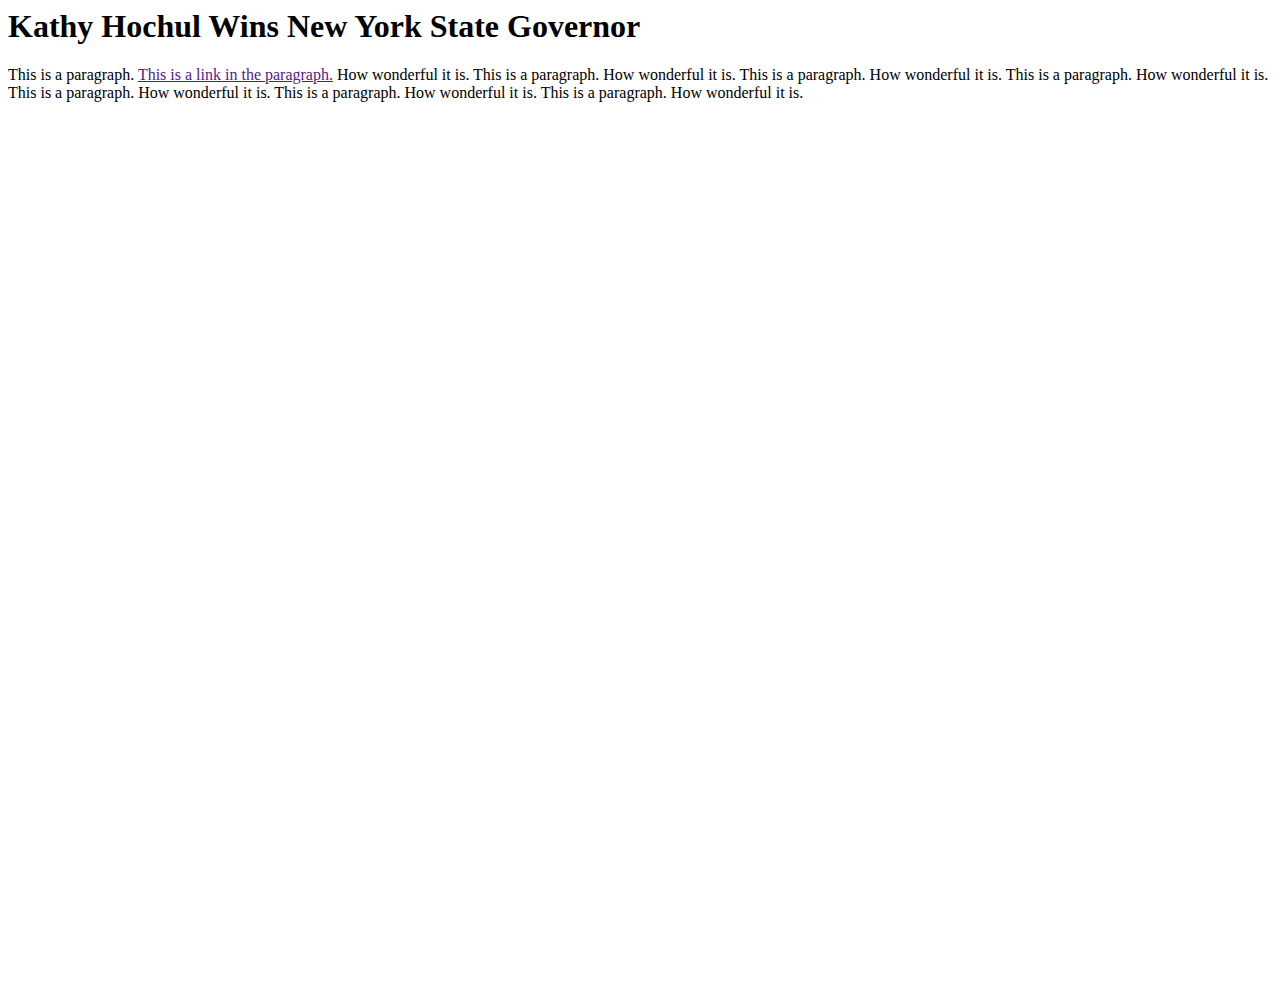
<file: index.html>
<html>

    <head>
        <title>Tippypenhin's home page</title>

    </head>

    <body>

        <h1>Kathy Hochul Wins New York State Governor</h1>

        <h2></h2>

        <p>This is a paragraph. <a href="">This is a link in the paragraph.</a>
            
            How wonderful it is. This is a paragraph. How wonderful it is. This is a paragraph. How wonderful it is. This is a paragraph. How wonderful it is. This is a paragraph. How wonderful it is. This is a paragraph. How wonderful it is. This is a paragraph. How wonderful it is. </p>

        <iframe title="2022 New York State Governor's Race" aria-label="Map" id="datawrapper-chart-9NVpt" src="https://datawrapper.dwcdn.net/9NVpt/1/" scrolling="no" frameborder="0" style="width: 0; min-width: 100% !important; border: none;" height="554" data-external="1"></iframe><script type="text/javascript">!function(){"use strict";window.addEventListener("message",(function(a){if(void 0!==a.data["datawrapper-height"]){var e=document.querySelectorAll("iframe");for(var t in a.data["datawrapper-height"])for(var r=0;r<e.length;r++)if(e[r].contentWindow===a.source){var i=a.data["datawrapper-height"][t]+"px";e[r].style.height=i}}}))}();
        </script>


<iframe title="Cool Spots in L.A." aria-label="Locator maps" id="datawrapper-chart-h8Egc" src="https://datawrapper.dwcdn.net/h8Egc/1/" scrolling="no" frameborder="0" style="width: 0; min-width: 100% !important; border: none;" height="324" data-external="1"></iframe><script type="text/javascript">!function(){"use strict";window.addEventListener("message",(function(a){if(void 0!==a.data["datawrapper-height"]){var e=document.querySelectorAll("iframe");for(var t in a.data["datawrapper-height"])for(var r=0;r<e.length;r++)if(e[r].contentWindow===a.source){var i=a.data["datawrapper-height"][t]+"px";e[r].style.height=i}}}))}();
</script>


    </body>

</html>
</file>
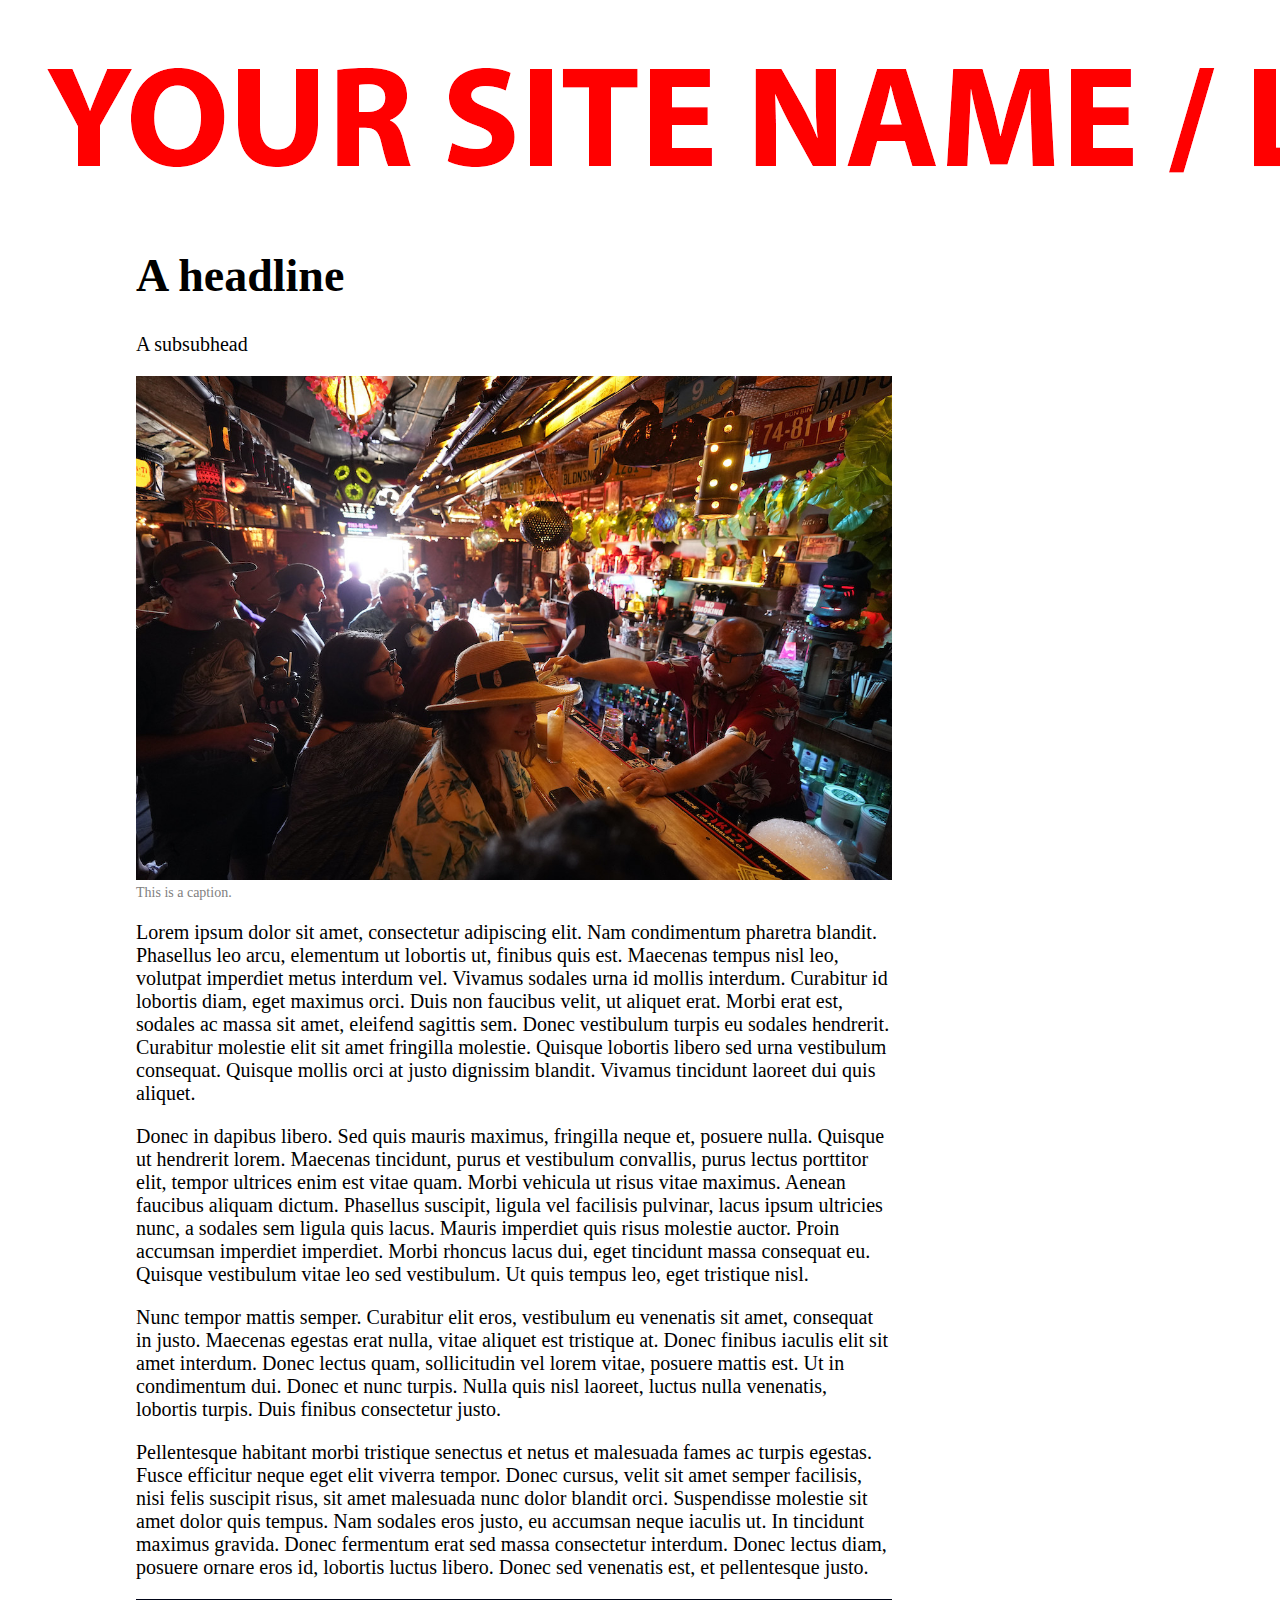
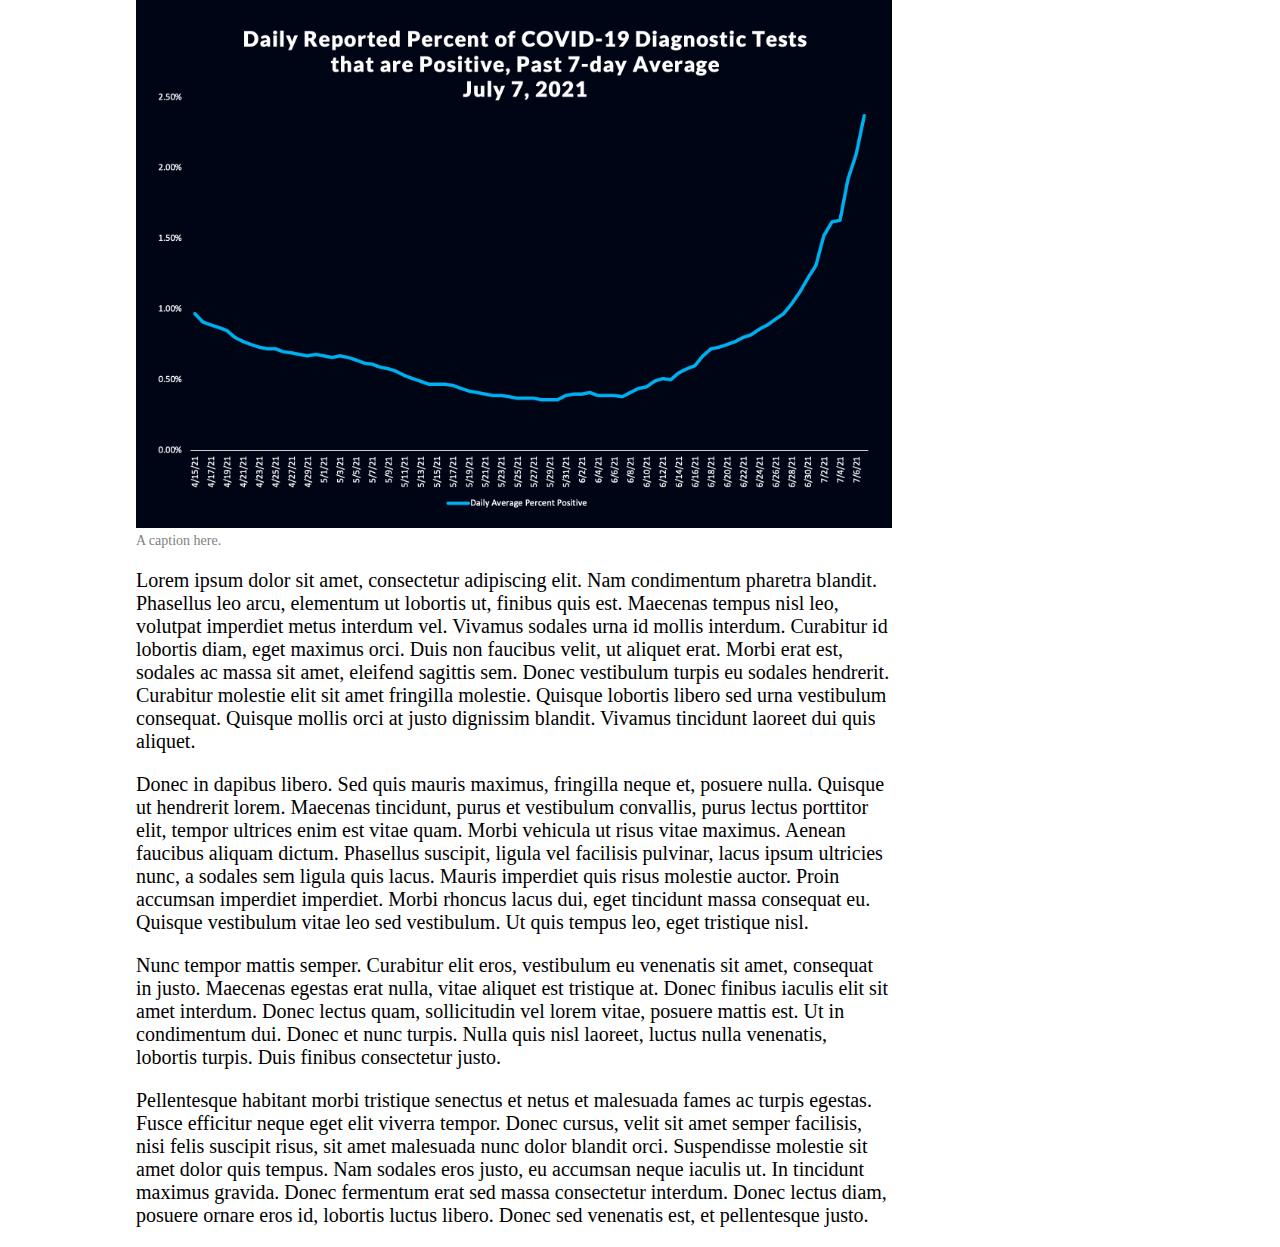
<file: assignment10_pacheco/index.html>
<html>
  <head>
  
    <link href="https://cdn.jsdelivr.net/npm/bootstrap@5.3.2/dist/css/bootstrap.min.css" rel="stylesheet" integrity="sha384-T3c6CoIi6uLrA9TneNEoa7RxnatzjcDSCmG1MXxSR1GAsXEV/Dwwykc2MPK8M2HN" crossorigin="anonymous">
    <link rel="stylesheet" href="main.css">
    <title></title>
  </head>

  <body>

    <div>

        <img class="img-fluid" src="images/logo_placeholder.png" alt="Logo">

        <!-- Replace the image above with your own logo from Iconmonstr.com -->

        <!-- Try adding a Navbar from Getbootstrap.com -->


    </div>

    <article>
 
        <h1>A headline</h1>
        <p>A subsubhead</p>

      <img class="story_image" src="images/img1.jpg" alt="">
      <p class="caption">This is a caption.</p>

      <p>Lorem ipsum dolor sit amet, consectetur adipiscing elit. Nam condimentum pharetra blandit. Phasellus leo arcu, elementum ut lobortis ut, finibus quis est. Maecenas tempus nisl leo, volutpat imperdiet metus interdum vel. Vivamus sodales urna id mollis interdum. Curabitur id lobortis diam, eget maximus orci. Duis non faucibus velit, ut aliquet erat. Morbi erat est, sodales ac massa sit amet, eleifend sagittis sem. Donec vestibulum turpis eu sodales hendrerit. Curabitur molestie elit sit amet fringilla molestie. Quisque lobortis libero sed urna vestibulum consequat. Quisque mollis orci at justo dignissim blandit. Vivamus tincidunt laoreet dui quis aliquet.</p>

      <p>Donec in dapibus libero. Sed quis mauris maximus, fringilla neque et, posuere nulla. Quisque ut hendrerit lorem. Maecenas tincidunt, purus et vestibulum convallis, purus lectus porttitor elit, tempor ultrices enim est vitae quam. Morbi vehicula ut risus vitae maximus. Aenean faucibus aliquam dictum. Phasellus suscipit, ligula vel facilisis pulvinar, lacus ipsum ultricies nunc, a sodales sem ligula quis lacus. Mauris imperdiet quis risus molestie auctor. Proin accumsan imperdiet imperdiet. Morbi rhoncus lacus dui, eget tincidunt massa consequat eu. Quisque vestibulum vitae leo sed vestibulum. Ut quis tempus leo, eget tristique nisl.</p>

      <p>Nunc tempor mattis semper. Curabitur elit eros, vestibulum eu venenatis sit amet, consequat in justo. Maecenas egestas erat nulla, vitae aliquet est tristique at. Donec finibus iaculis elit sit amet interdum. Donec lectus quam, sollicitudin vel lorem vitae, posuere mattis est. Ut in condimentum dui. Donec et nunc turpis. Nulla quis nisl laoreet, luctus nulla venenatis, lobortis turpis. Duis finibus consectetur justo.</p>

      <p>Pellentesque habitant morbi tristique senectus et netus et malesuada fames ac turpis egestas. Fusce efficitur neque eget elit viverra tempor. Donec cursus, velit sit amet semper facilisis, nisi felis suscipit risus, sit amet malesuada nunc dolor blandit orci. Suspendisse molestie sit amet dolor quis tempus. Nam sodales eros justo, eu accumsan neque iaculis ut. In tincidunt maximus gravida. Donec fermentum erat sed massa consectetur interdum. Donec lectus diam, posuere ornare eros id, lobortis luctus libero. Donec sed venenatis est, et pellentesque justo.</p>

      <img class="story_image" src="images/img2.png" alt="">
      <p class="caption">A caption here.</p>

      <p>Lorem ipsum dolor sit amet, consectetur adipiscing elit. Nam condimentum pharetra blandit. Phasellus leo arcu, elementum ut lobortis ut, finibus quis est. Maecenas tempus nisl leo, volutpat imperdiet metus interdum vel. Vivamus sodales urna id mollis interdum. Curabitur id lobortis diam, eget maximus orci. Duis non faucibus velit, ut aliquet erat. Morbi erat est, sodales ac massa sit amet, eleifend sagittis sem. Donec vestibulum turpis eu sodales hendrerit. Curabitur molestie elit sit amet fringilla molestie. Quisque lobortis libero sed urna vestibulum consequat. Quisque mollis orci at justo dignissim blandit. Vivamus tincidunt laoreet dui quis aliquet.</p>

      <p>Donec in dapibus libero. Sed quis mauris maximus, fringilla neque et, posuere nulla. Quisque ut hendrerit lorem. Maecenas tincidunt, purus et vestibulum convallis, purus lectus porttitor elit, tempor ultrices enim est vitae quam. Morbi vehicula ut risus vitae maximus. Aenean faucibus aliquam dictum. Phasellus suscipit, ligula vel facilisis pulvinar, lacus ipsum ultricies nunc, a sodales sem ligula quis lacus. Mauris imperdiet quis risus molestie auctor. Proin accumsan imperdiet imperdiet. Morbi rhoncus lacus dui, eget tincidunt massa consequat eu. Quisque vestibulum vitae leo sed vestibulum. Ut quis tempus leo, eget tristique nisl.</p>

      <p>Nunc tempor mattis semper. Curabitur elit eros, vestibulum eu venenatis sit amet, consequat in justo. Maecenas egestas erat nulla, vitae aliquet est tristique at. Donec finibus iaculis elit sit amet interdum. Donec lectus quam, sollicitudin vel lorem vitae, posuere mattis est. Ut in condimentum dui. Donec et nunc turpis. Nulla quis nisl laoreet, luctus nulla venenatis, lobortis turpis. Duis finibus consectetur justo.</p>

      <p>Pellentesque habitant morbi tristique senectus et netus et malesuada fames ac turpis egestas. Fusce efficitur neque eget elit viverra tempor. Donec cursus, velit sit amet semper facilisis, nisi felis suscipit risus, sit amet malesuada nunc dolor blandit orci. Suspendisse molestie sit amet dolor quis tempus. Nam sodales eros justo, eu accumsan neque iaculis ut. In tincidunt maximus gravida. Donec fermentum erat sed massa consectetur interdum. Donec lectus diam, posuere ornare eros id, lobortis luctus libero. Donec sed venenatis est, et pellentesque justo.</p>


      <script src="https://cdn.jsdelivr.net/npm/bootstrap@5.3.2/dist/js/bootstrap.bundle.min.js" integrity="sha384-C6RzsynM9kWDrMNeT87bh95OGNyZPhcTNXj1NW7RuBCsyN/o0jlpcV8Qyq46cDfL" crossorigin="anonymous"></script>    
  
  </body>
</html>
</file>
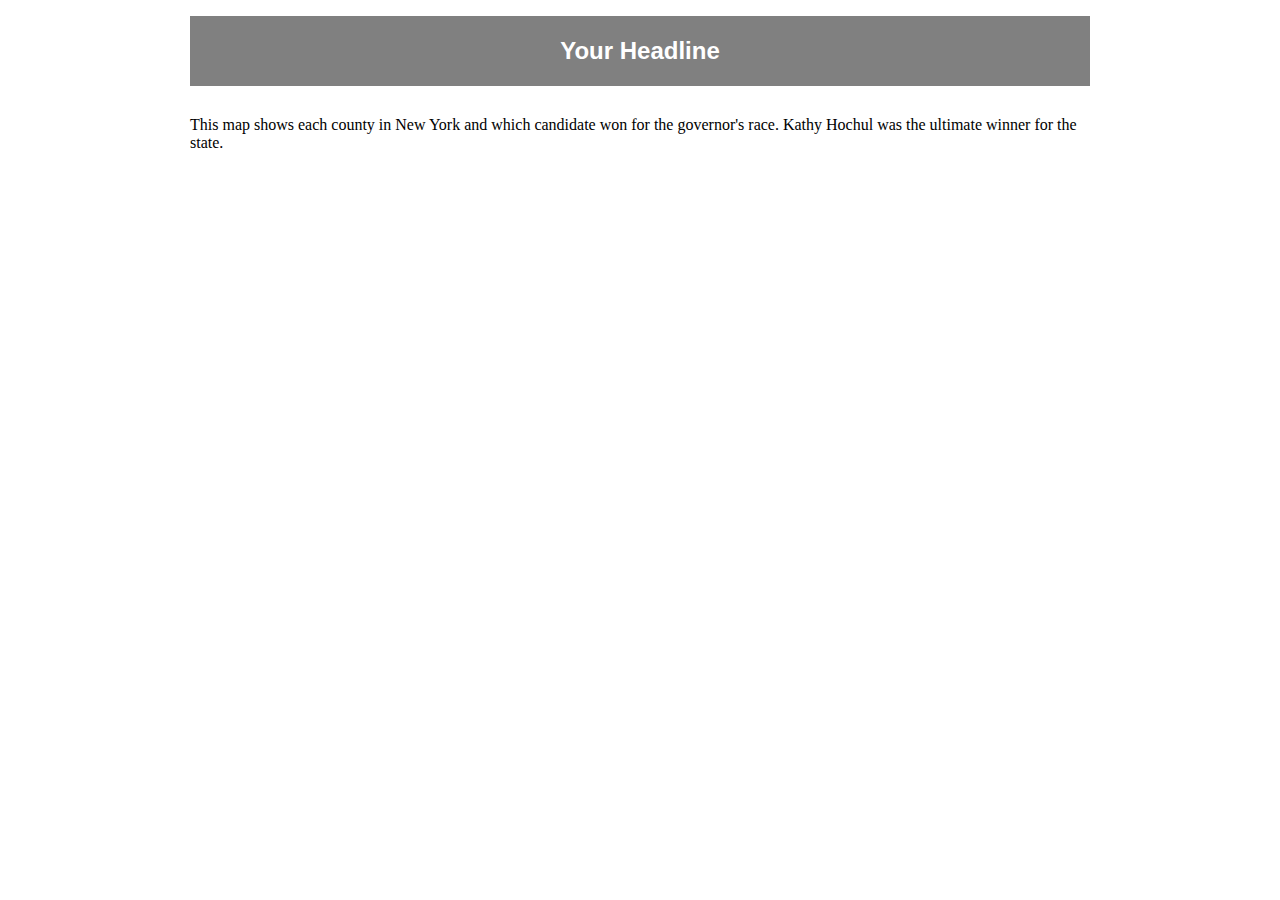
<file: assignment6/index.html>
<!DOCTYPE html>
<html lang="en">
<head>
	<meta charset="utf-8">
	<meta name="viewport" content="width=device-width, initial-scale=1">
	<title>Data Visualization Assignment #2</title>
	
	<style type="text/css"> body{max-width:900px;margin-right:auto;margin-left:auto;padding:8px}.header{background-color:gray;color:#fff;font-family:Arial,sans-serif;padding:1px;margin-bottom:30px;text-align:center}
	</style>

</head>
<body>

	<div class="header">
		<h2>Your Headline</h2>
	</div>

	<p>This map shows each county in New York and which candidate won for the governor's race. Kathy Hochul was the ultimate winner for the state.</p>

	<iframe title="2022 New York State Governor's Race" aria-label="Map" id="datawrapper-chart-9NVpt" src="https://datawrapper.dwcdn.net/9NVpt/1/" scrolling="no" frameborder="0" style="width: 0; min-width: 100% !important; border: none;" height="554" data-external="1"></iframe><script type="text/javascript">!function(){"use strict";window.addEventListener("message",(function(a){if(void 0!==a.data["datawrapper-height"]){var e=document.querySelectorAll("iframe");for(var t in a.data["datawrapper-height"])for(var r=0;r<e.length;r++)if(e[r].contentWindow===a.source){var i=a.data["datawrapper-height"][t]+"px";e[r].style.height=i}}}))}();
        </script>


</body>
</html>
</file>
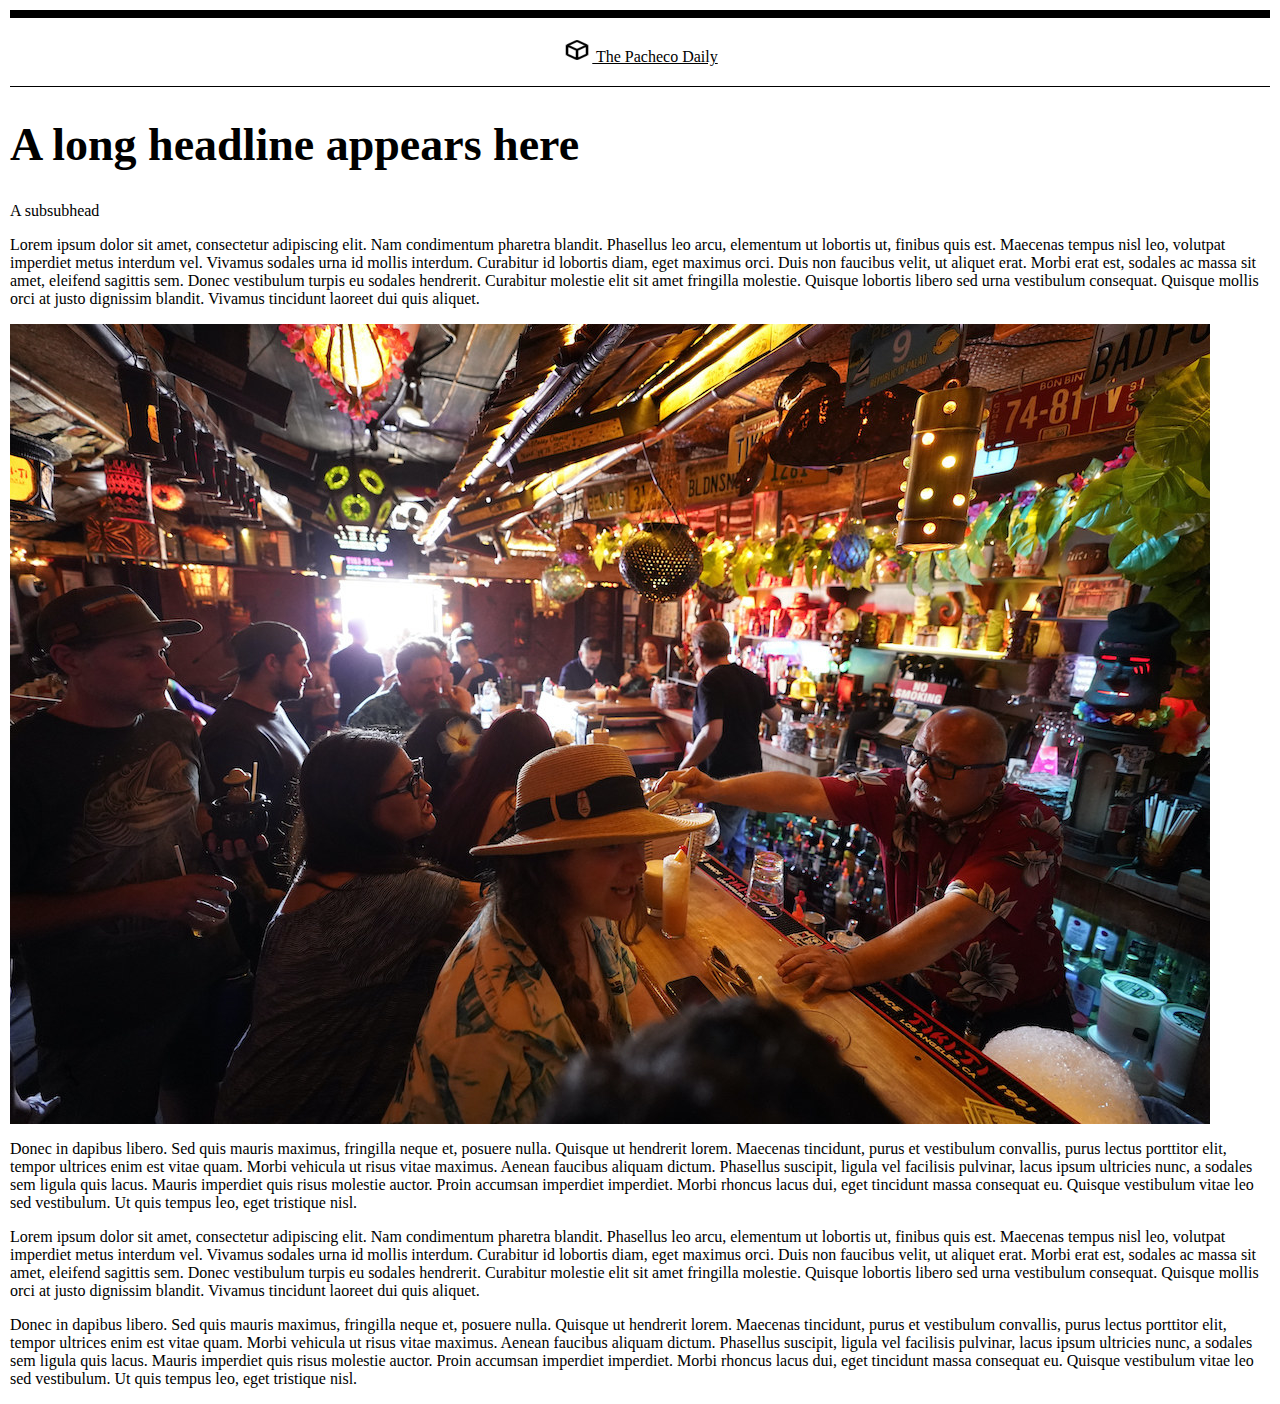
<file: pachecodaily/index.html>
<html>
  <head>
  

    <link href="https://cdn.jsdelivr.net/npm/bootstrap@5.3.2/dist/css/bootstrap.min.css" rel="stylesheet" integrity="sha384-T3c6CoIi6uLrA9TneNEoa7RxnatzjcDSCmG1MXxSR1GAsXEV/Dwwykc2MPK8M2HN" crossorigin="anonymous">

    <link rel="stylesheet" href="main.css">

    <title></title>
  </head>

  <body>

    


    <div class="container">
      <div class="row">
        <div class="col">

          <nav class="navbar bg-body-tertiary">
            <div class="container-fluid">
              <a class="navbar-brand" href="#">
                <img src="images/cube.png" alt="Logo" width="30" height="24" class="d-inline-block align-text-top">
                The Pacheco Daily
              </a>
            </div>
          </nav>

        </div>
      </div>

      <div class="row"></div>
        <div class="col">
          
          <h1>A long headline appears here</h1>

          <p>A subsubhead</p>
        
        </div>

        <div class="row">

          <div class="col-sm-6">


            <p>Lorem ipsum dolor sit amet, consectetur adipiscing elit. Nam condimentum pharetra blandit. Phasellus leo arcu, elementum ut lobortis ut, finibus quis est. Maecenas tempus nisl leo, volutpat imperdiet metus interdum vel. Vivamus sodales urna id mollis interdum. Curabitur id lobortis diam, eget maximus orci. Duis non faucibus velit, ut aliquet erat. Morbi erat est, sodales ac massa sit amet, eleifend sagittis sem. Donec vestibulum turpis eu sodales hendrerit. Curabitur molestie elit sit amet fringilla molestie. Quisque lobortis libero sed urna vestibulum consequat. Quisque mollis orci at justo dignissim blandit. Vivamus tincidunt laoreet dui quis aliquet.</p>



            
            <img src="images/img1.jpg" class="img-fluid" alt="..."><br/>
            


            <p>Donec in dapibus libero. Sed quis mauris maximus, fringilla neque et, posuere nulla. Quisque ut hendrerit lorem. Maecenas tincidunt, purus et vestibulum convallis, purus lectus porttitor elit, tempor ultrices enim est vitae quam. Morbi vehicula ut risus vitae maximus. Aenean faucibus aliquam dictum. Phasellus suscipit, ligula vel facilisis pulvinar, lacus ipsum ultricies nunc, a sodales sem ligula quis lacus. Mauris imperdiet quis risus molestie auctor. Proin accumsan imperdiet imperdiet. Morbi rhoncus lacus dui, eget tincidunt massa consequat eu. Quisque vestibulum vitae leo sed vestibulum. Ut quis tempus leo, eget tristique nisl.</p>


          </div>

          <div class="col-sm-6">


            <p>Lorem ipsum dolor sit amet, consectetur adipiscing elit. Nam condimentum pharetra blandit. Phasellus leo arcu, elementum ut lobortis ut, finibus quis est. Maecenas tempus nisl leo, volutpat imperdiet metus interdum vel. Vivamus sodales urna id mollis interdum. Curabitur id lobortis diam, eget maximus orci. Duis non faucibus velit, ut aliquet erat. Morbi erat est, sodales ac massa sit amet, eleifend sagittis sem. Donec vestibulum turpis eu sodales hendrerit. Curabitur molestie elit sit amet fringilla molestie. Quisque lobortis libero sed urna vestibulum consequat. Quisque mollis orci at justo dignissim blandit. Vivamus tincidunt laoreet dui quis aliquet.</p>

         
            <p>Donec in dapibus libero. Sed quis mauris maximus, fringilla neque et, posuere nulla. Quisque ut hendrerit lorem. Maecenas tincidunt, purus et vestibulum convallis, purus lectus porttitor elit, tempor ultrices enim est vitae quam. Morbi vehicula ut risus vitae maximus. Aenean faucibus aliquam dictum. Phasellus suscipit, ligula vel facilisis pulvinar, lacus ipsum ultricies nunc, a sodales sem ligula quis lacus. Mauris imperdiet quis risus molestie auctor. Proin accumsan imperdiet imperdiet. Morbi rhoncus lacus dui, eget tincidunt massa consequat eu. Quisque vestibulum vitae leo sed vestibulum. Ut quis tempus leo, eget tristique nisl.</p>
        
          </div>
     
        </div>
    
      </div>





 


      <script src="https://cdn.jsdelivr.net/npm/bootstrap@5.3.2/dist/js/bootstrap.bundle.min.js" integrity="sha384-C6RzsynM9kWDrMNeT87bh95OGNyZPhcTNXj1NW7RuBCsyN/o0jlpcV8Qyq46cDfL" crossorigin="anonymous"></script>  
  
  </body>
</html>
</file>
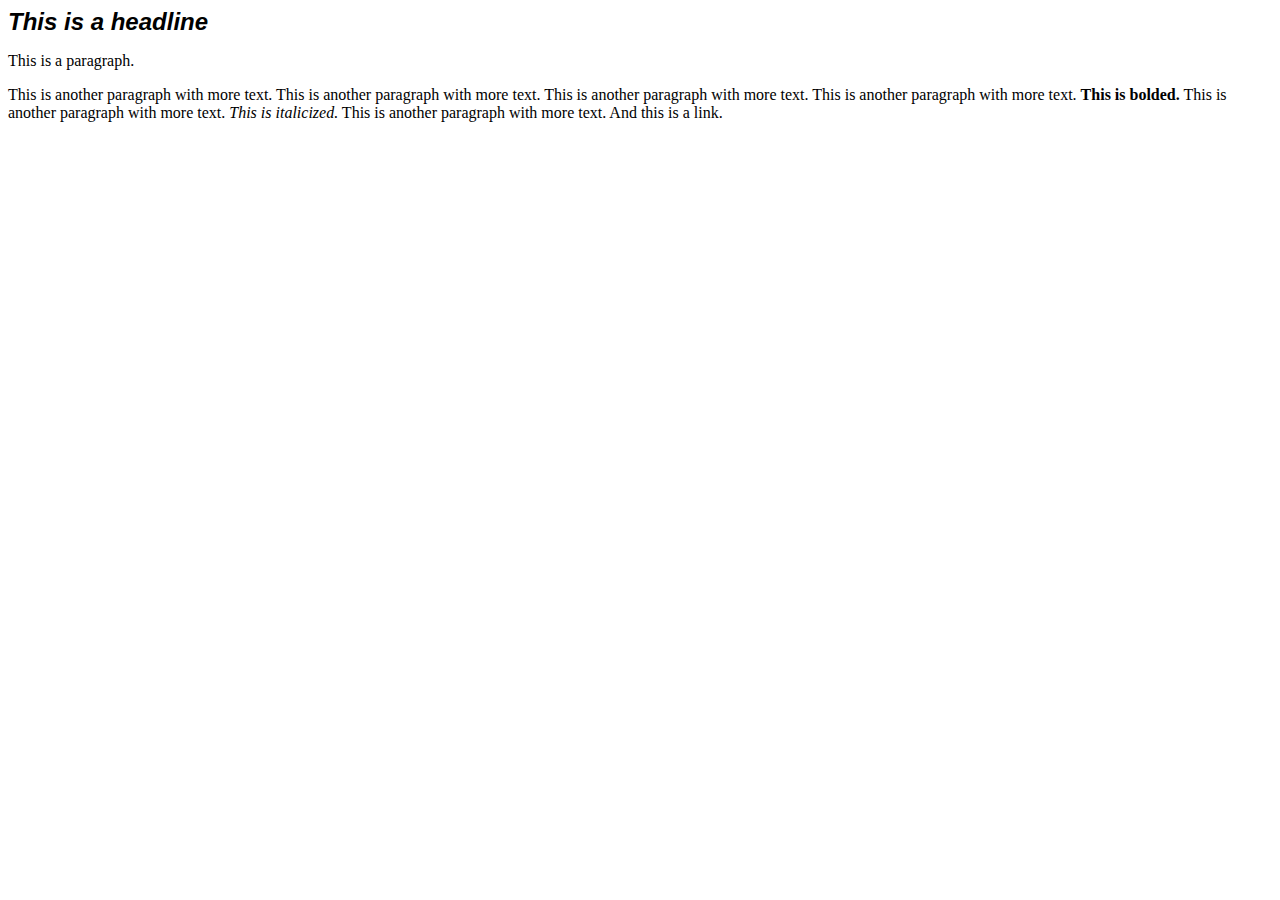
<file: simplewebpage/index.html>
<html>
    <head>
        <title>This is a web page</title>

        <link rel="stylesheet" href="main.css">
      
    </head>

    <body>
        <h1>This is a headline</h1>

        <p>This is a paragraph.</p>

        <P>This is another paragraph with more text. This is another paragraph with more text. This is another paragraph with more text. This is another paragraph with more text. <b>This is bolded.</b> This is another paragraph with more text. <i>This is italicized.</i> This is another paragraph with more text. And <a href="https://newhouse.syr.edu"></a>this is a link.</a> </P>


    </body>
</html>
</file>
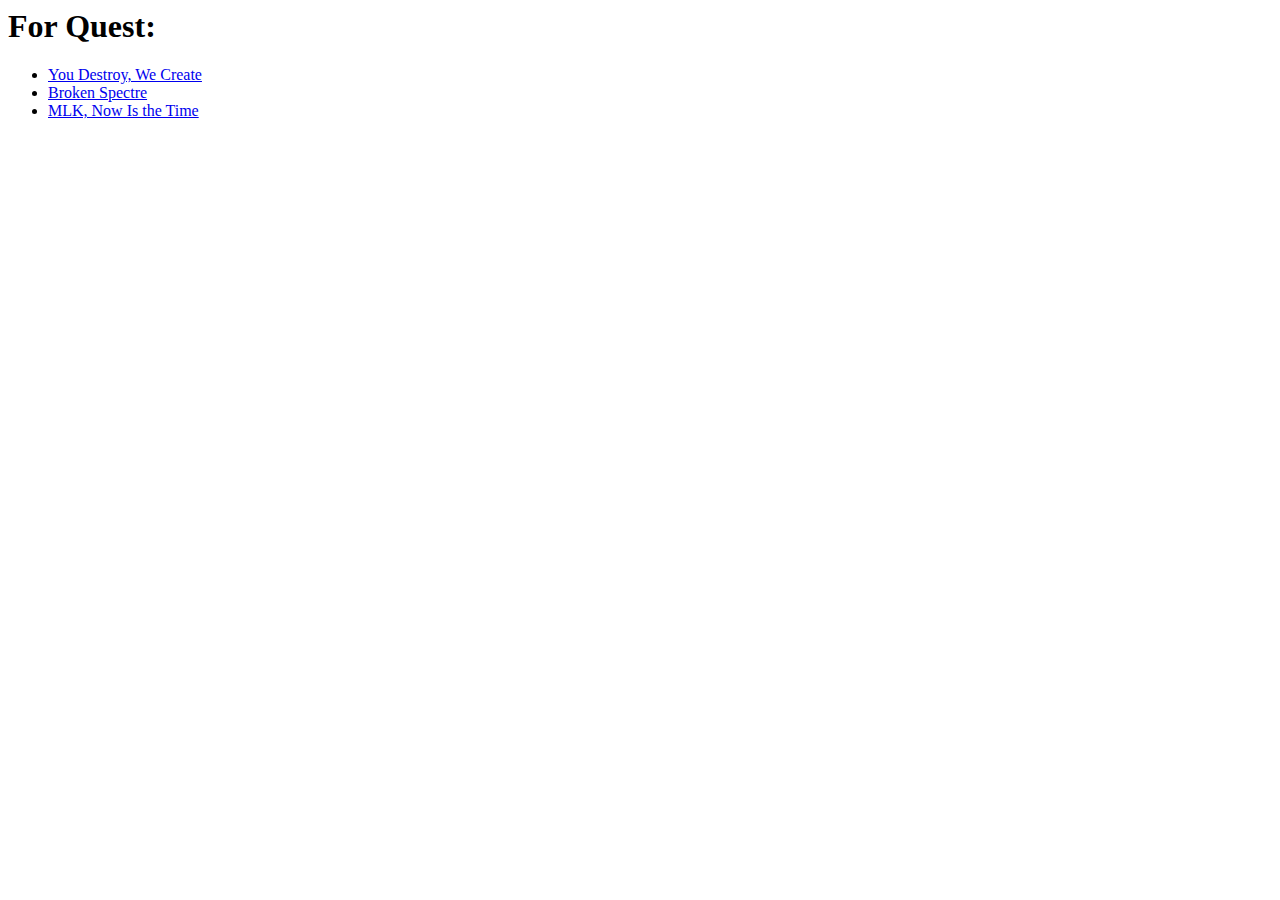
<file: peabodies.html>
<html>
<head>
  <body>
    <h1>For Quest:</h1>


      <ul>
        
        <li><a href="https://www.oculus.com/experiences/media/1312735029529063/">You Destroy, We Create</a> </li>

        <li><a href="https://www.meta.com/experiences/9151664321518176/">Broken Spectre</a></li>

        <li><A HREF="https://www.meta.com/experiences/4790561384366997/">MLK, Now Is the Time</A></li>

      </ul>
    
    
  </body>
</head>
  
</html>
</file>
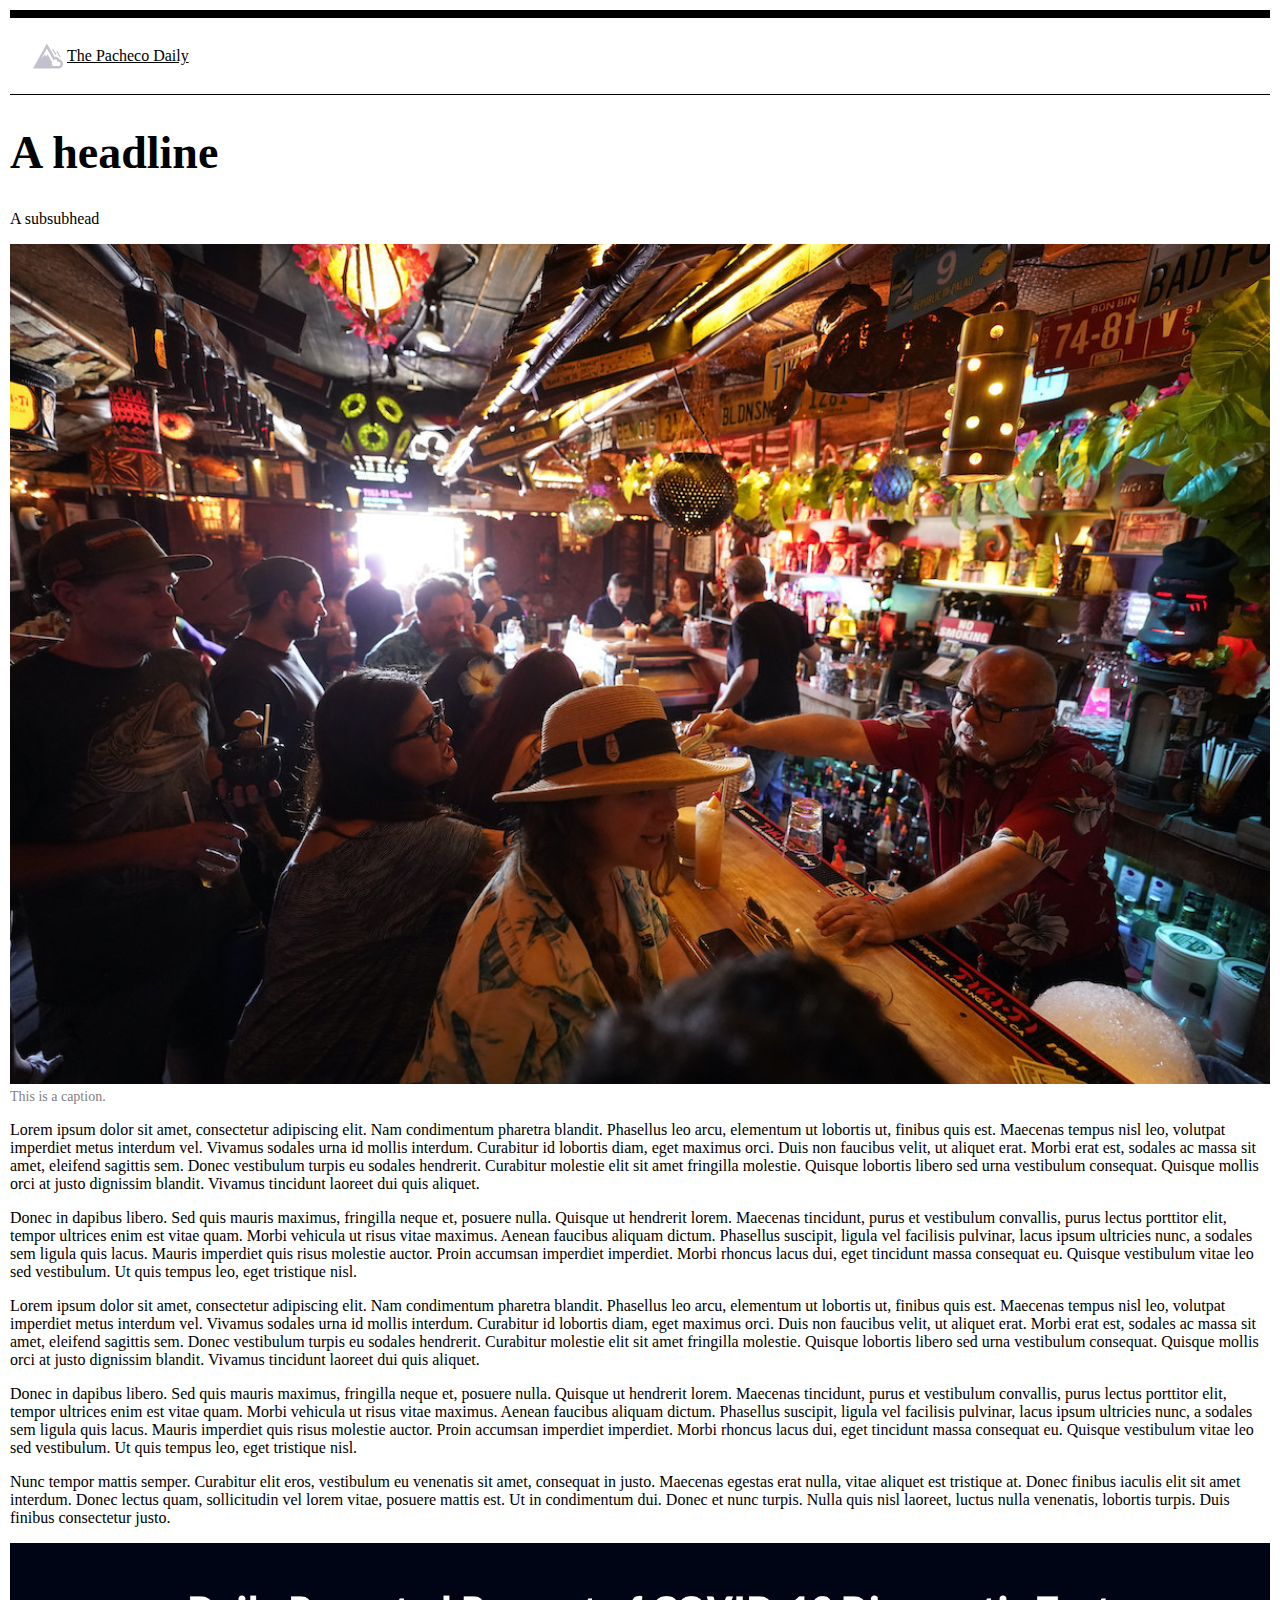
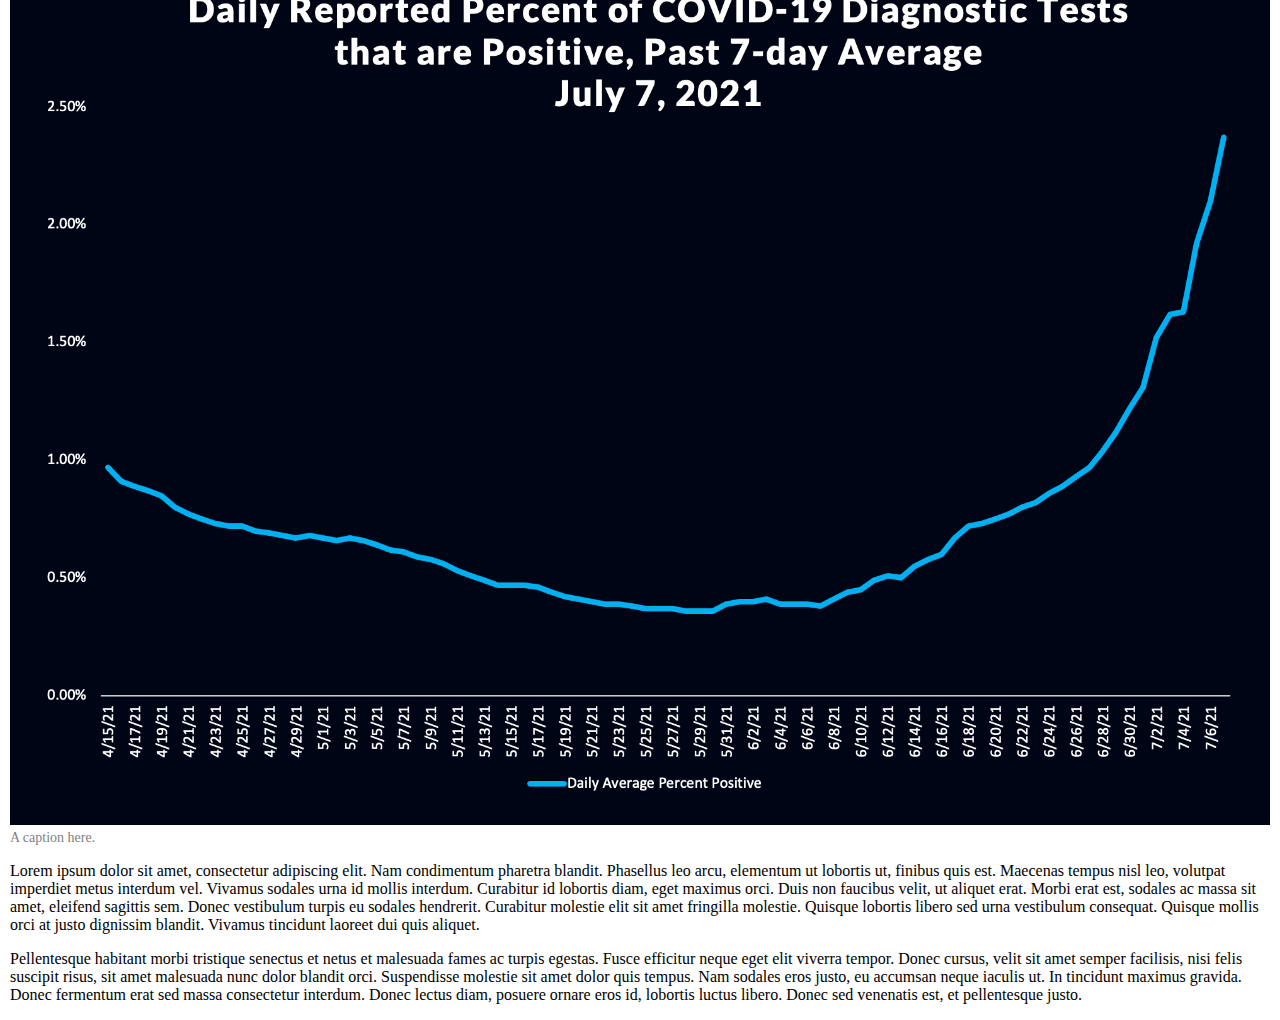
<file: assignment10_pacheco/index_layout responsive.html>
<html>
  <head>
  
    <link href="https://cdn.jsdelivr.net/npm/bootstrap@5.3.2/dist/css/bootstrap.min.css" rel="stylesheet" integrity="sha384-T3c6CoIi6uLrA9TneNEoa7RxnatzjcDSCmG1MXxSR1GAsXEV/Dwwykc2MPK8M2HN" crossorigin="anonymous">
    <link rel="stylesheet" href="main.css">
    <title></title>
  </head>

  <body>

    <div>

        

        <nav class="navbar bg-dark border-bottom border-body" data-bs-theme="dark">
            <div class="container-fluid">
                
                <table>
                    <tr>
                        <td><img class="img-fluid" src="images/mountain_gray.svg" width="30"/></td>
                        
                        <td><a class="navbar-brand" href="#">The Pacheco Daily</a></td>
                    </tr>
                </table>

                


                
                
              </div>
          </nav>


    </div>



    <div class="container">  
        
        <div class="row>    
            <div class="col">

                <h1>A headline</h1>
                <p>A subsubhead</p>

            </div>

        </div>  
        
        <div class="col">

            <div class="row">



                <div class="col-sm-6">
                
                   
                    <div class="row">
                        <img class="story_image" src="images/img1.jpg" alt="">
                        <p class="caption">This is a caption.</p>
                    </div>

                    <div class="row">

                        <p>Lorem ipsum dolor sit amet, consectetur adipiscing elit. Nam condimentum pharetra blandit. Phasellus leo arcu, elementum ut lobortis ut, finibus quis est. Maecenas tempus nisl leo, volutpat imperdiet metus interdum vel. Vivamus sodales urna id mollis interdum. Curabitur id lobortis diam, eget maximus orci. Duis non faucibus velit, ut aliquet erat. Morbi erat est, sodales ac massa sit amet, eleifend sagittis sem. Donec vestibulum turpis eu sodales hendrerit. Curabitur molestie elit sit amet fringilla molestie. Quisque lobortis libero sed urna vestibulum consequat. Quisque mollis orci at justo dignissim blandit. Vivamus tincidunt laoreet dui quis aliquet.</p>

      
                
                        <p>Donec in dapibus libero. Sed quis mauris maximus, fringilla neque et, posuere nulla. Quisque ut hendrerit lorem. Maecenas tincidunt, purus et vestibulum convallis, purus lectus porttitor elit, tempor ultrices enim est vitae quam. Morbi vehicula ut risus vitae maximus. Aenean faucibus aliquam dictum. Phasellus suscipit, ligula vel facilisis pulvinar, lacus ipsum ultricies nunc, a sodales sem ligula quis lacus. Mauris imperdiet quis risus molestie auctor. Proin accumsan imperdiet imperdiet. Morbi rhoncus lacus dui, eget tincidunt massa consequat eu. Quisque vestibulum vitae leo sed vestibulum. Ut quis tempus leo, eget tristique nisl.</p>

                        <p>Lorem ipsum dolor sit amet, consectetur adipiscing elit. Nam condimentum pharetra blandit. Phasellus leo arcu, elementum ut lobortis ut, finibus quis est. Maecenas tempus nisl leo, volutpat imperdiet metus interdum vel. Vivamus sodales urna id mollis interdum. Curabitur id lobortis diam, eget maximus orci. Duis non faucibus velit, ut aliquet erat. Morbi erat est, sodales ac massa sit amet, eleifend sagittis sem. Donec vestibulum turpis eu sodales hendrerit. Curabitur molestie elit sit amet fringilla molestie. Quisque lobortis libero sed urna vestibulum consequat. Quisque mollis orci at justo dignissim blandit. Vivamus tincidunt laoreet dui quis aliquet.</p>

                    </div>
                   
                </div>

                <div class="col-sm-6">
                    <div class="row">

                        <p>Donec in dapibus libero. Sed quis mauris maximus, fringilla neque et, posuere nulla. Quisque ut hendrerit lorem. Maecenas tincidunt, purus et vestibulum convallis, purus lectus porttitor elit, tempor ultrices enim est vitae quam. Morbi vehicula ut risus vitae maximus. Aenean faucibus aliquam dictum. Phasellus suscipit, ligula vel facilisis pulvinar, lacus ipsum ultricies nunc, a sodales sem ligula quis lacus. Mauris imperdiet quis risus molestie auctor. Proin accumsan imperdiet imperdiet. Morbi rhoncus lacus dui, eget tincidunt massa consequat eu. Quisque vestibulum vitae leo sed vestibulum. Ut quis tempus leo, eget tristique nisl.</p>

      
                
                        <p>Nunc tempor mattis semper. Curabitur elit eros, vestibulum eu venenatis sit amet, consequat in justo. Maecenas egestas erat nulla, vitae aliquet est tristique at. Donec finibus iaculis elit sit amet interdum. Donec lectus quam, sollicitudin vel lorem vitae, posuere mattis est. Ut in condimentum dui. Donec et nunc turpis. Nulla quis nisl laoreet, luctus nulla venenatis, lobortis turpis. Duis finibus consectetur justo.</p>

                        <img class="story_image" src="images/img2.png" alt="">
      
                
                        <p class="caption">A caption here.</p>

      
                
                        <p>Lorem ipsum dolor sit amet, consectetur adipiscing elit. Nam condimentum pharetra blandit. Phasellus leo arcu, elementum ut lobortis ut, finibus quis est. Maecenas tempus nisl leo, volutpat imperdiet metus interdum vel. Vivamus sodales urna id mollis interdum. Curabitur id lobortis diam, eget maximus orci. Duis non faucibus velit, ut aliquet erat. Morbi erat est, sodales ac massa sit amet, eleifend sagittis sem. Donec vestibulum turpis eu sodales hendrerit. Curabitur molestie elit sit amet fringilla molestie. Quisque lobortis libero sed urna vestibulum consequat. Quisque mollis orci at justo dignissim blandit. Vivamus tincidunt laoreet dui quis aliquet.</p>

      
                
                        <p>Pellentesque habitant morbi tristique senectus et netus et malesuada fames ac turpis egestas. Fusce efficitur neque eget elit viverra tempor. Donec cursus, velit sit amet semper facilisis, nisi felis suscipit risus, sit amet malesuada nunc dolor blandit orci. Suspendisse molestie sit amet dolor quis tempus. Nam sodales eros justo, eu accumsan neque iaculis ut. In tincidunt maximus gravida. Donec fermentum erat sed massa consectetur interdum. Donec lectus diam, posuere ornare eros id, lobortis luctus libero. Donec sed venenatis est, et pellentesque justo.</p>

                    </div>
                </div>

            </div>

                

                


                

      
                

      
                


                </div>
            </div>
        </div>


      <script src="https://cdn.jsdelivr.net/npm/bootstrap@5.3.2/dist/js/bootstrap.bundle.min.js" integrity="sha384-C6RzsynM9kWDrMNeT87bh95OGNyZPhcTNXj1NW7RuBCsyN/o0jlpcV8Qyq46cDfL" crossorigin="anonymous"></script>    

   
  
  </body>
</html>
</file>
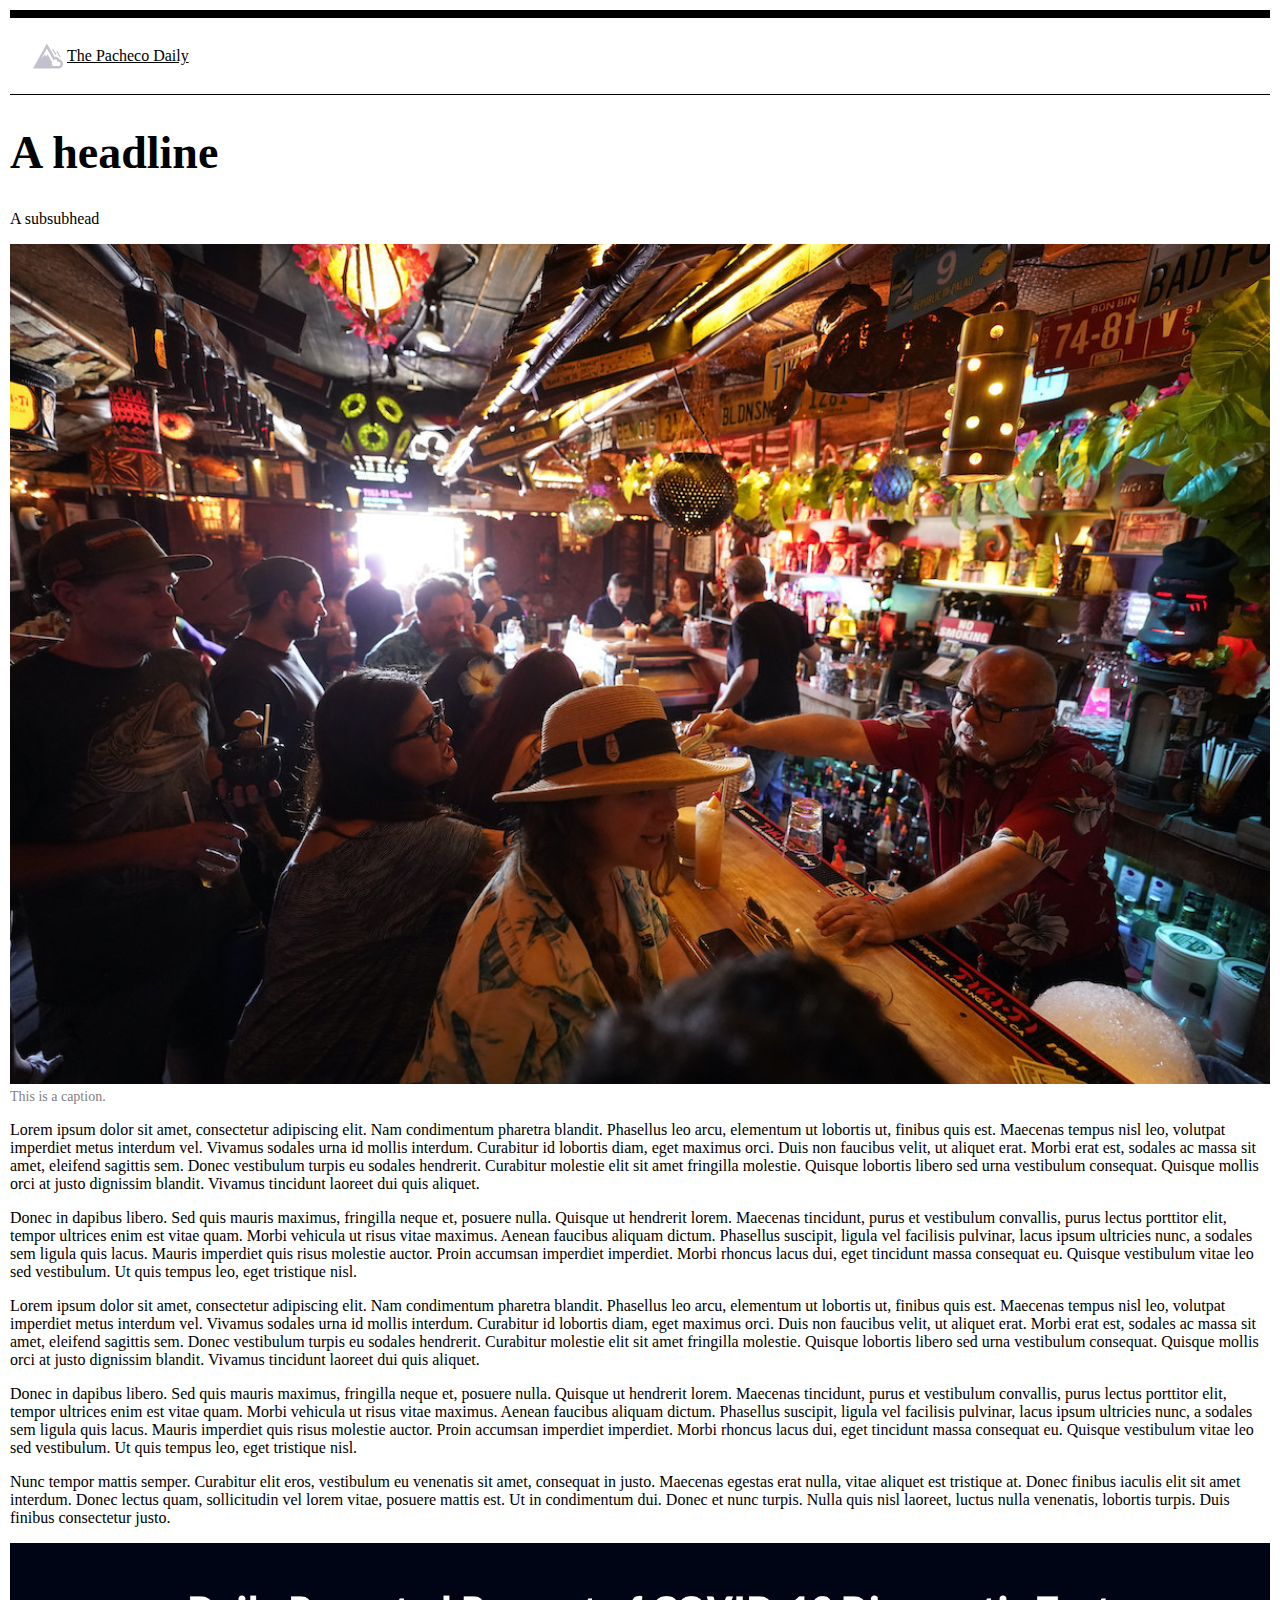
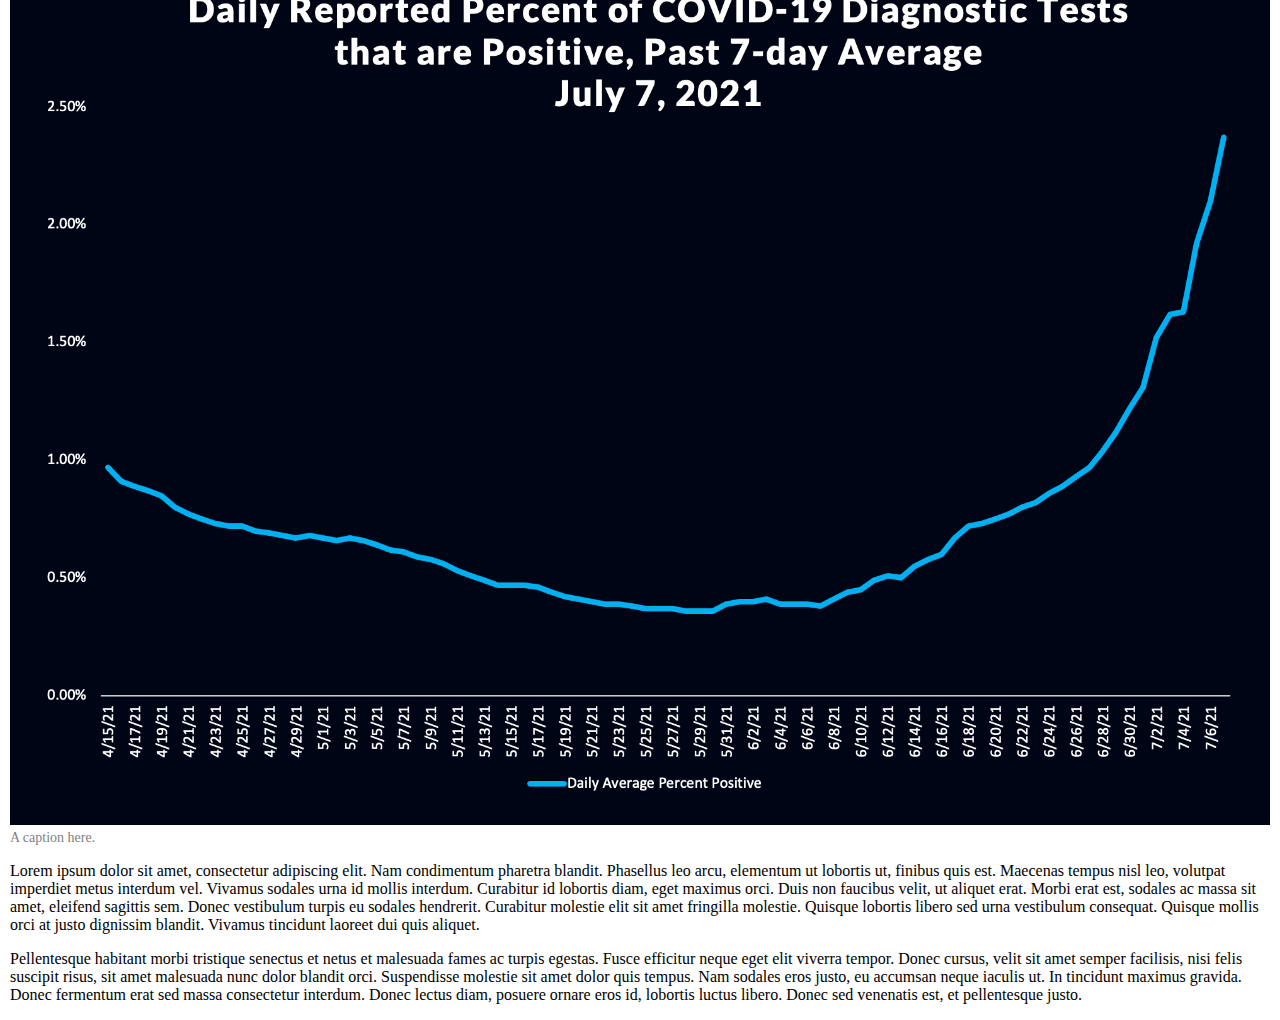
<file: assignment10_pacheco/index_layout.html>
<html>
  <head>
  
    <link href="https://cdn.jsdelivr.net/npm/bootstrap@5.3.2/dist/css/bootstrap.min.css" rel="stylesheet" integrity="sha384-T3c6CoIi6uLrA9TneNEoa7RxnatzjcDSCmG1MXxSR1GAsXEV/Dwwykc2MPK8M2HN" crossorigin="anonymous">
    <link rel="stylesheet" href="main.css">
    <title></title>
  </head>

  <body>

    <div>

        

        <nav class="navbar bg-dark border-bottom border-body" data-bs-theme="dark">
            <div class="container-fluid">
                
                <table>
                    <tr>
                        <td><img class="img-fluid" src="images/mountain_gray.svg" width="30"/></td>
                        
                        <td><a class="navbar-brand" href="#">The Pacheco Daily</a></td>
                    </tr>
                </table>

                


                
                
              </div>
          </nav>


    </div>



    <div class="container">  
        
        <div class="row>    
            <div class="col">

                <h1>A headline</h1>
                <p>A subsubhead</p>

            </div>

        </div>  
        
        <div class="col">

            <div class="row">



                <div class="col">
                
                   
                    <div class="row">
                        <img class="story_image" src="images/img1.jpg" alt="">
                        <p class="caption">This is a caption.</p>
                    </div>

                    <div class="row">

                        <p>Lorem ipsum dolor sit amet, consectetur adipiscing elit. Nam condimentum pharetra blandit. Phasellus leo arcu, elementum ut lobortis ut, finibus quis est. Maecenas tempus nisl leo, volutpat imperdiet metus interdum vel. Vivamus sodales urna id mollis interdum. Curabitur id lobortis diam, eget maximus orci. Duis non faucibus velit, ut aliquet erat. Morbi erat est, sodales ac massa sit amet, eleifend sagittis sem. Donec vestibulum turpis eu sodales hendrerit. Curabitur molestie elit sit amet fringilla molestie. Quisque lobortis libero sed urna vestibulum consequat. Quisque mollis orci at justo dignissim blandit. Vivamus tincidunt laoreet dui quis aliquet.</p>

      
                
                        <p>Donec in dapibus libero. Sed quis mauris maximus, fringilla neque et, posuere nulla. Quisque ut hendrerit lorem. Maecenas tincidunt, purus et vestibulum convallis, purus lectus porttitor elit, tempor ultrices enim est vitae quam. Morbi vehicula ut risus vitae maximus. Aenean faucibus aliquam dictum. Phasellus suscipit, ligula vel facilisis pulvinar, lacus ipsum ultricies nunc, a sodales sem ligula quis lacus. Mauris imperdiet quis risus molestie auctor. Proin accumsan imperdiet imperdiet. Morbi rhoncus lacus dui, eget tincidunt massa consequat eu. Quisque vestibulum vitae leo sed vestibulum. Ut quis tempus leo, eget tristique nisl.</p>

                        <p>Lorem ipsum dolor sit amet, consectetur adipiscing elit. Nam condimentum pharetra blandit. Phasellus leo arcu, elementum ut lobortis ut, finibus quis est. Maecenas tempus nisl leo, volutpat imperdiet metus interdum vel. Vivamus sodales urna id mollis interdum. Curabitur id lobortis diam, eget maximus orci. Duis non faucibus velit, ut aliquet erat. Morbi erat est, sodales ac massa sit amet, eleifend sagittis sem. Donec vestibulum turpis eu sodales hendrerit. Curabitur molestie elit sit amet fringilla molestie. Quisque lobortis libero sed urna vestibulum consequat. Quisque mollis orci at justo dignissim blandit. Vivamus tincidunt laoreet dui quis aliquet.</p>

                    </div>
                   
                </div>

                <div class="col">
                    <div class="row">

                        <p>Donec in dapibus libero. Sed quis mauris maximus, fringilla neque et, posuere nulla. Quisque ut hendrerit lorem. Maecenas tincidunt, purus et vestibulum convallis, purus lectus porttitor elit, tempor ultrices enim est vitae quam. Morbi vehicula ut risus vitae maximus. Aenean faucibus aliquam dictum. Phasellus suscipit, ligula vel facilisis pulvinar, lacus ipsum ultricies nunc, a sodales sem ligula quis lacus. Mauris imperdiet quis risus molestie auctor. Proin accumsan imperdiet imperdiet. Morbi rhoncus lacus dui, eget tincidunt massa consequat eu. Quisque vestibulum vitae leo sed vestibulum. Ut quis tempus leo, eget tristique nisl.</p>

      
                
                        <p>Nunc tempor mattis semper. Curabitur elit eros, vestibulum eu venenatis sit amet, consequat in justo. Maecenas egestas erat nulla, vitae aliquet est tristique at. Donec finibus iaculis elit sit amet interdum. Donec lectus quam, sollicitudin vel lorem vitae, posuere mattis est. Ut in condimentum dui. Donec et nunc turpis. Nulla quis nisl laoreet, luctus nulla venenatis, lobortis turpis. Duis finibus consectetur justo.</p>

                        <img class="story_image" src="images/img2.png" alt="">
      
                
                        <p class="caption">A caption here.</p>

      
                
                        <p>Lorem ipsum dolor sit amet, consectetur adipiscing elit. Nam condimentum pharetra blandit. Phasellus leo arcu, elementum ut lobortis ut, finibus quis est. Maecenas tempus nisl leo, volutpat imperdiet metus interdum vel. Vivamus sodales urna id mollis interdum. Curabitur id lobortis diam, eget maximus orci. Duis non faucibus velit, ut aliquet erat. Morbi erat est, sodales ac massa sit amet, eleifend sagittis sem. Donec vestibulum turpis eu sodales hendrerit. Curabitur molestie elit sit amet fringilla molestie. Quisque lobortis libero sed urna vestibulum consequat. Quisque mollis orci at justo dignissim blandit. Vivamus tincidunt laoreet dui quis aliquet.</p>

      
                
                        <p>Pellentesque habitant morbi tristique senectus et netus et malesuada fames ac turpis egestas. Fusce efficitur neque eget elit viverra tempor. Donec cursus, velit sit amet semper facilisis, nisi felis suscipit risus, sit amet malesuada nunc dolor blandit orci. Suspendisse molestie sit amet dolor quis tempus. Nam sodales eros justo, eu accumsan neque iaculis ut. In tincidunt maximus gravida. Donec fermentum erat sed massa consectetur interdum. Donec lectus diam, posuere ornare eros id, lobortis luctus libero. Donec sed venenatis est, et pellentesque justo.</p>

                    </div>
                </div>

            </div>

                

                


                

      
                

      
                


                </div>
            </div>
        </div>


      <script src="https://cdn.jsdelivr.net/npm/bootstrap@5.3.2/dist/js/bootstrap.bundle.min.js" integrity="sha384-C6RzsynM9kWDrMNeT87bh95OGNyZPhcTNXj1NW7RuBCsyN/o0jlpcV8Qyq46cDfL" crossorigin="anonymous"></script>    

   
  
  </body>
</html>
</file>
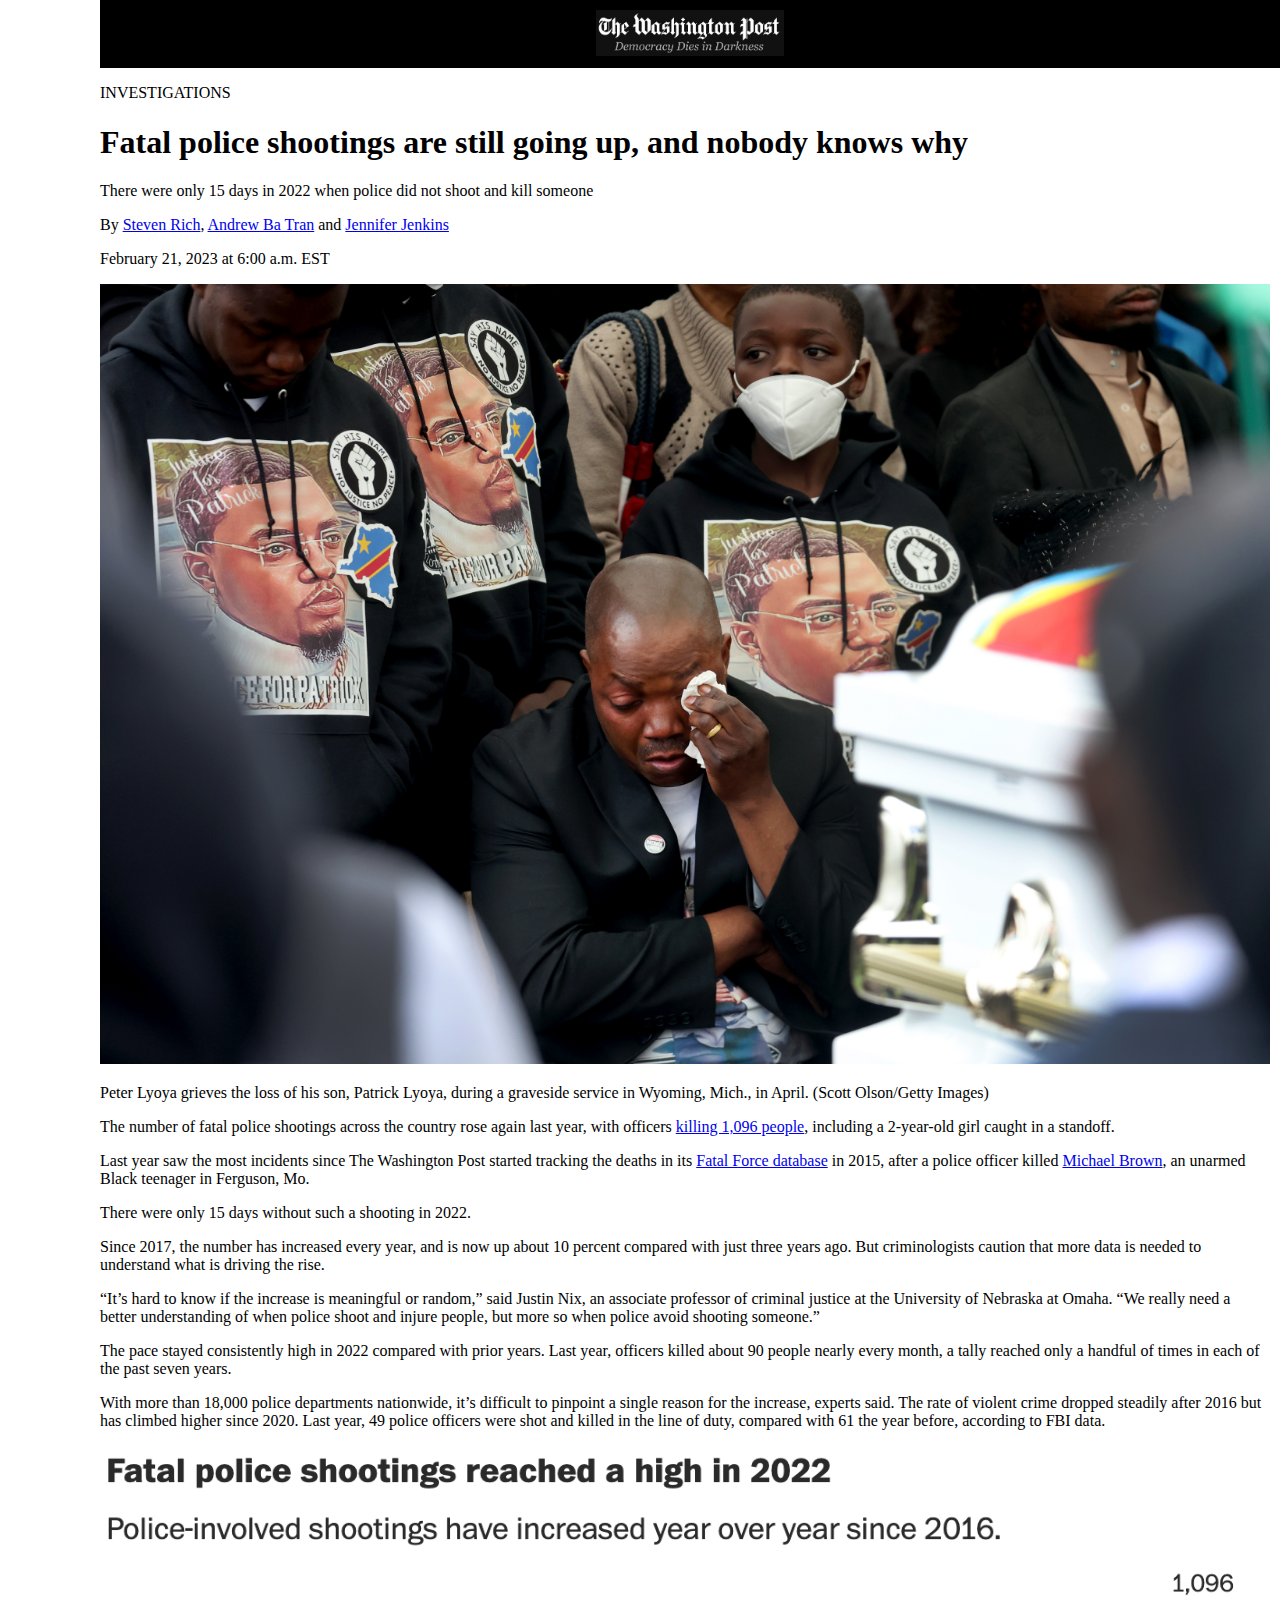
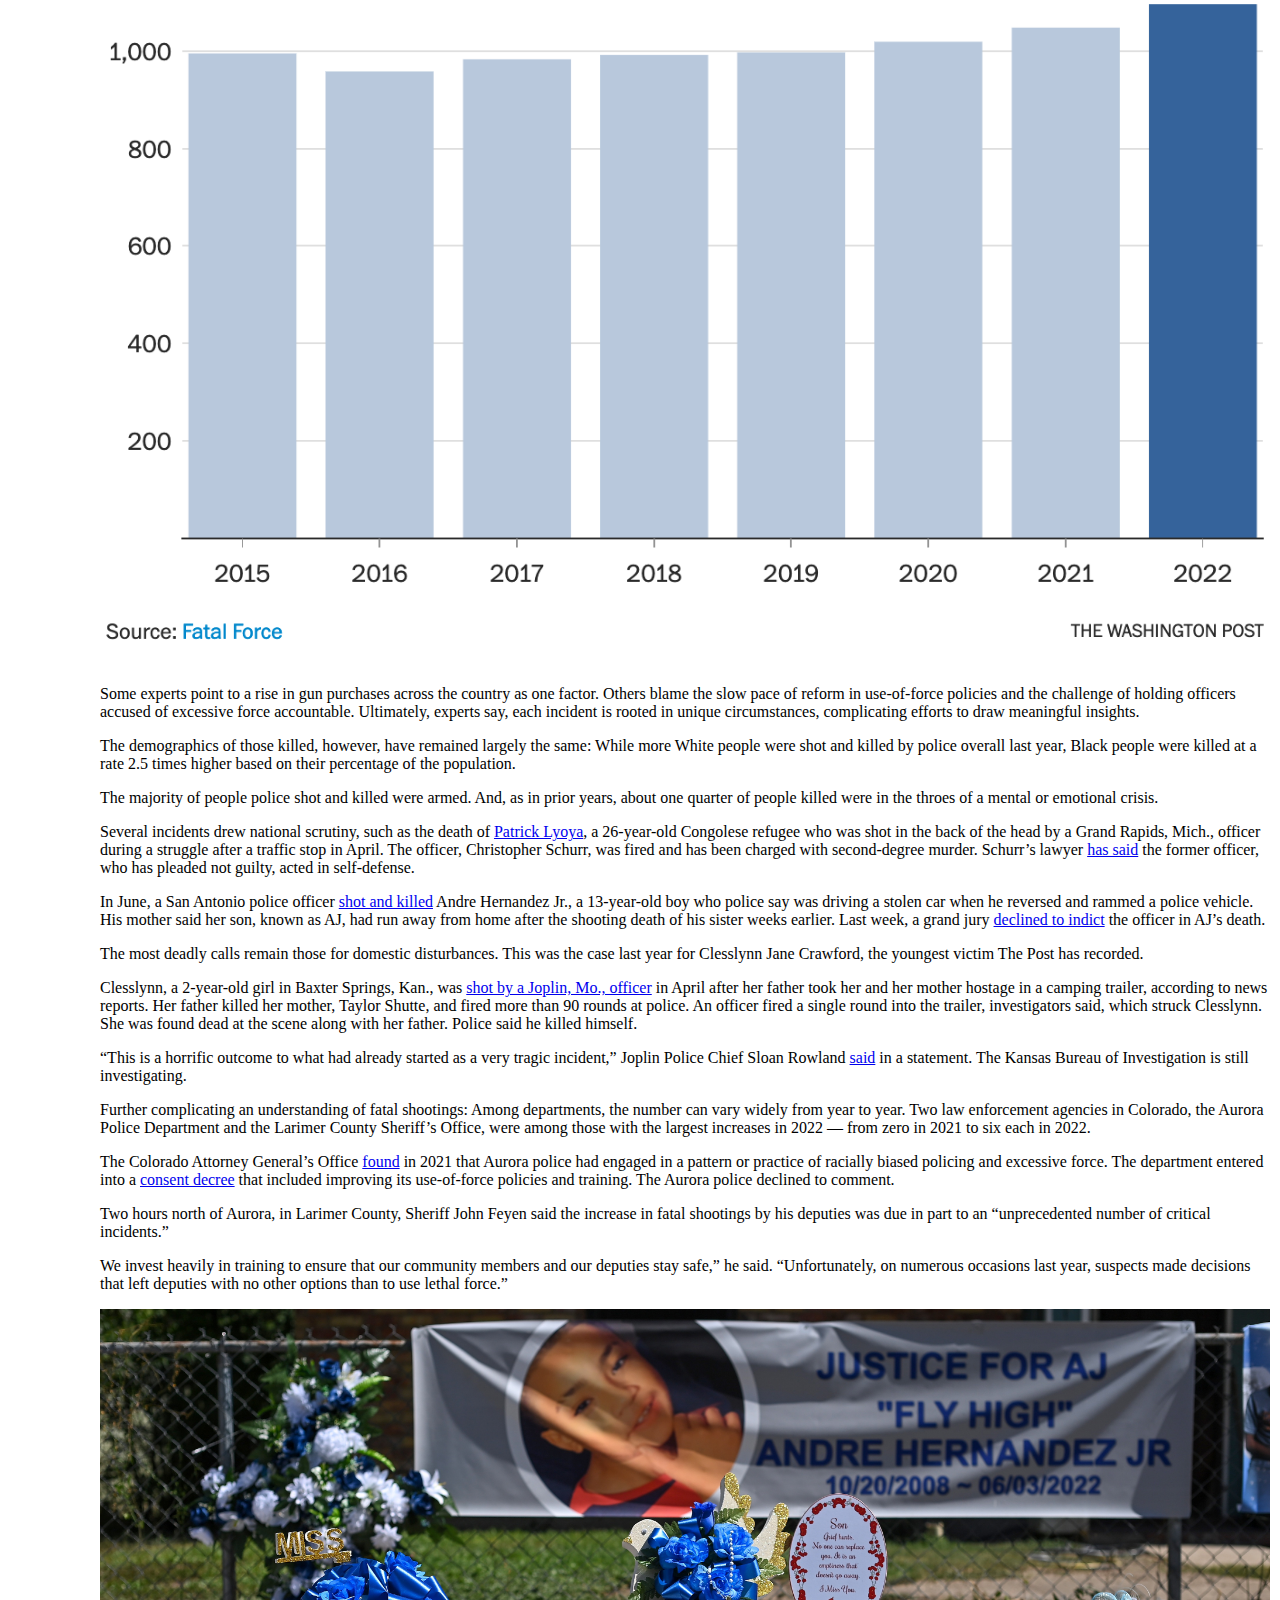
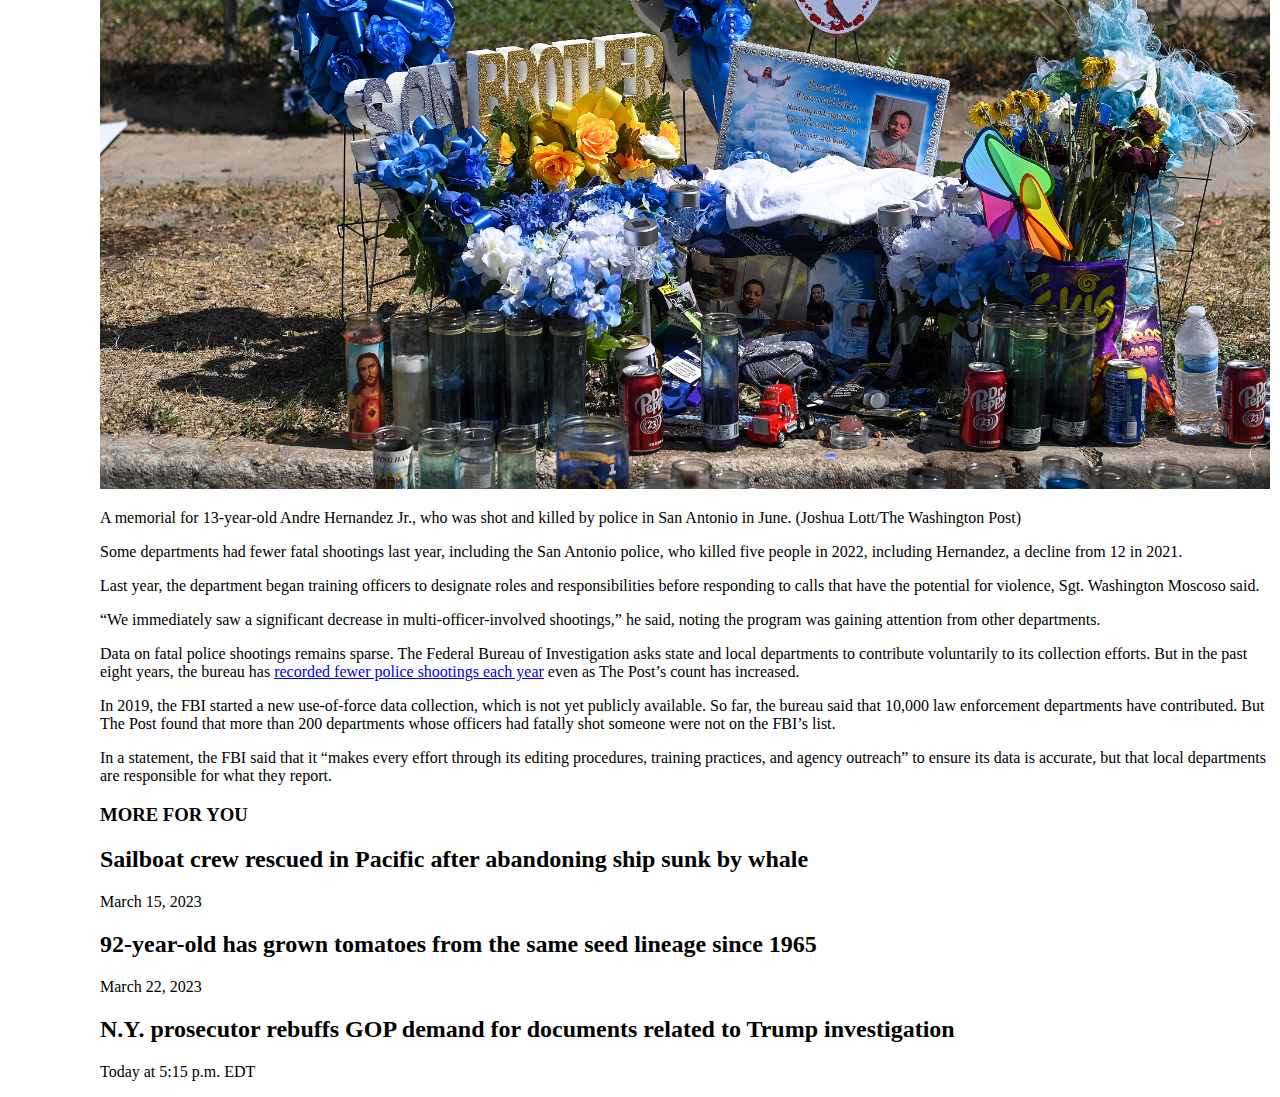
<file: assignment9/article.html>
<!DOCTYPE html>
<html lang="en">
  <head>
    <meta charset="utf-8">
    <meta name="viewport" content="width=device-width, initial-scale=1">
    <link rel="stylesheet" href="css/fonts/fonts.css">
    <link rel="stylesheet" href="css/main.css">
    <title>JNL 221 - HTML/CSS Assignment #2</title>
  </head>
  <body>

    <div class="site-banner">
        <img class="logo" src="images/wp-logo.png" alt="Washington Post logo and slogan combo.">
    </div>

    <div class="article">

      <div class="story-header">

        <p class="news-section">INVESTIGATIONS</p>
        <h1>Fatal police shootings are still going up, and nobody knows why</h1>
        <p class="deck">There were only 15 days in 2022 when police did not shoot and kill someone</p>
        <p class="byline">By <a href="https://www.washingtonpost.com/people/steven-rich/">Steven Rich</a>, <a href="https://www.washingtonpost.com/people/andrew-ba-tran/">Andrew Ba Tran</a> and <a href="https://www.washingtonpost.com/people/jennifer-jenkins/">Jennifer Jenkins</a></p>
        <p class="publish-date">February 21, 2023 at 6:00 a.m. EST</p>

      </div>

      <div class="story-body">

        <img class="photo" src="images/img1.jpg" alt="Peter Lyola grieving in front of a casket while surrounded by mourners.">
        <p class="photo-caption">Peter Lyoya grieves the loss of his son, Patrick Lyoya, during a graveside service in Wyoming, Mich., in April. (Scott Olson/Getty Images)</p>

        <p>The number of fatal police shootings across the country rose again last year, with officers <a href="https://www.washingtonpost.com/graphics/investigations/police-shootings-database/">killing 1,096 people</a>, including a 2-year-old girl caught in a standoff.</p>
        <p>Last year saw the most incidents since The Washington Post started tracking the deaths in its <a href="https://www.washingtonpost.com/graphics/investigations/police-shootings-database/">Fatal Force database</a> in 2015, after a police officer killed <a href="https://www.washingtonpost.com/news/post-nation/wp/2014/08/11/what-you-need-to-know-about-the-death-of-an-unarmed-black-teenager-in-missouri/">Michael Brown</a>, an unarmed Black teenager in Ferguson, Mo.</p>
        <p>There were only 15 days without such a shooting in 2022.</p>
        <p>Since 2017, the number has increased every year, and is now up about 10 percent compared with just three years ago. But criminologists caution that more data is needed to understand what is driving the rise.</p>
        <p>“It’s hard to know if the increase is meaningful or random,” said Justin Nix, an associate professor of criminal justice at the University of Nebraska at Omaha. “We really need a better understanding of when police shoot and injure people, but more so when police avoid shooting someone.”</p>
        <p>The pace stayed consistently high in 2022 compared with prior years. Last year, officers killed about 90 people nearly every month, a tally reached only a handful of times in each of the past seven years.</p>
        <p>With more than 18,000 police departments nationwide, it’s difficult to pinpoint a single reason for the increase, experts said. The rate of violent crime dropped steadily after 2016 but has climbed higher since 2020. Last year, 49 police officers were shot and killed in the line of duty, compared with 61 the year before, according to FBI data.</p>

        <img class="photo" src="images/chart1.png" alt="A bar chart showing annual police shootings.">

        <p>Some experts point to a rise in gun purchases across the country as one factor. Others blame the slow pace of reform in use-of-force policies and the challenge of holding officers accused of excessive force accountable. Ultimately, experts say, each incident is rooted in unique circumstances, complicating efforts to draw meaningful insights.</p>
        <p>The demographics of those killed, however, have remained largely the same: While more White people were shot and killed by police overall last year, Black people were killed at a rate 2.5 times higher based on their percentage of the population.</p>
        <p>The majority of people police shot and killed were armed. And, as in prior years, about one quarter of people killed were in the throes of a mental or emotional crisis.</p>
        <p>Several incidents drew national scrutiny, such as the death of <a href="https://www.mlive.com/patrick-lyoya/">Patrick Lyoya</a>, a 26-year-old Congolese refugee who was shot in the back of the head by a Grand Rapids, Mich., officer during a struggle after a traffic stop in April. The officer, Christopher Schurr, was fired and has been charged with second-degree murder. Schurr’s lawyer <a href="https://www.detroitnews.com/story/news/local/michigan/2023/01/12/christopher-schurr-who-killed-patrick-lyoya-shouldnt-face-trial/69801610007/">has said</a> the former officer, who has pleaded not guilty, acted in self-defense.</p>
        <p>In June, a San Antonio police officer <a href="https://www.yahoo.com/video/13-old-boy-killed-san-153315775.html">shot and killed</a> Andre Hernandez Jr., a 13-year-old boy who police say was driving a stolen car when he reversed and rammed a police vehicle. His mother said her son, known as AJ, had run away from home after the shooting death of his sister weeks earlier. Last week, a grand jury <a href="https://www.expressnews.com/news/local/article/bexar-county-jury-declines-indict-andre-hernandez-17789724.php">declined to indict</a> the officer in AJ’s death.</p>
        <p>The most deadly calls remain those for domestic disturbances. This was the case last year for Clesslynn Jane Crawford, the youngest victim The Post has recorded.</p>
        <p>Clesslynn, a 2-year-old girl in Baxter Springs, Kan., was <a href="https://www.kake.com/story/46215642/2yearold-girl-killed-during-hostage-incident-was-shot-by-police-officer-kbi-says">shot by a Joplin, Mo., officer</a> in April after her father took her and her mother hostage in a camping trailer, according to news reports. Her father killed her mother, Taylor Shutte, and fired more than 90 rounds at police. An officer fired a single round into the trailer, investigators said, which struck Clesslynn. She was found dead at the scene along with her father. Police said he killed himself.</p>
        <p>“This is a horrific outcome to what had already started as a very tragic incident,” Joplin Police Chief Sloan Rowland <a href="https://www.kfdi.com/2022/04/04/kbi-says-police-officer-fired-shot-that-killed-child-during-southeast-kansas-standoff/">said</a> in a statement. The Kansas Bureau of Investigation is still investigating.</p>
        <p>Further complicating an understanding of fatal shootings: Among departments, the number can vary widely from year to year. Two law enforcement agencies in Colorado, the Aurora Police Department and the Larimer County Sheriff’s Office, were among those with the largest increases in 2022 — from zero in 2021 to six each in 2022.</p>
        <p>The Colorado Attorney General’s Office <a href="https://db34539d-4755-46da-9dee-309947ca5365.filesusr.com/ugd/8cd58b_7b1aaee387bc4fb78a7a60d2f12ce789.pdf">found</a> in 2021 that Aurora police had engaged in a pattern or practice of racially biased policing and excessive force. The department entered into a <a href="https://www.auroramonitor.org/">consent decree</a> that included improving its use-of-force policies and training. The Aurora police declined to comment.</p>
        <p>Two hours north of Aurora, in Larimer County, Sheriff John Feyen said the increase in fatal shootings by his deputies was due in part to an “unprecedented number of critical incidents.”</p>
        <p>We invest heavily in training to ensure that our community members and our deputies stay safe,” he said. “Unfortunately, on numerous occasions last year, suspects made decisions that left deputies with no other options than to use lethal force.”</p>

        <img class="photo" src="images/img2.jpg" alt="A roadside memorial for Andre Hernandez Jr.">
        <p class="photo-caption">A memorial for 13-year-old Andre Hernandez Jr., who was shot and killed by police in San Antonio in June. (Joshua Lott/The Washington Post)</p>

        <p>Some departments had fewer fatal shootings last year, including the San Antonio police, who killed five people in 2022, including Hernandez, a decline from 12 in 2021.</p>
        <p>Last year, the department began training officers to designate roles and responsibilities before responding to calls that have the potential for violence, Sgt. Washington Moscoso said.</p>
        <p>“We immediately saw a significant decrease in multi-officer-involved shootings,” he said, noting the program was gaining attention from other departments.</p>
        <p>Data on fatal police shootings remains sparse. The Federal Bureau of Investigation asks state and local departments to contribute voluntarily to its collection efforts. But in the past eight years, the bureau has <a href="https://www.washingtonpost.com/investigations/interactive/2022/fatal-police-shootings-unreported/">recorded fewer police shootings each year</a> even as The Post’s count has increased.</p>
        <p>In 2019, the FBI started a new use-of-force data collection, which is not yet publicly available. So far, the bureau said that 10,000 law enforcement departments have contributed. But The Post found that more than 200 departments whose officers had fatally shot someone were not on the FBI’s list.</p>
        <p>In a statement, the FBI said that it “makes every effort through its editing procedures, training practices, and agency outreach” to ensure its data is accurate, but that local departments are responsible for what they report.</p>

      <div

      <div class="story-footer">

        <h3>MORE FOR YOU</h3>
        <h2>Sailboat crew rescued in Pacific after abandoning ship sunk by whale</h2>
        <p class="footer-info">March 15, 2023</p>
        <h2>92-year-old has grown tomatoes from the same seed lineage since 1965</h2>
        <p class="footer-info">March 22, 2023</p>
        <h2>N.Y. prosecutor rebuffs GOP demand for documents related to Trump investigation</h2>
        <p class="footer-info">Today at 5:15 p.m. EDT</p>

      </div>

    </div>

  </body>
</html>
</file>
<file: assignment10_pacheco/main.css>
body {
  margin: 10px;
}

nav {
  border-top: 8px solid black;
  border-bottom: 1px solid black;
  padding: 20px;
  text-align: center;
}

.logo {
  width: 330px;
}

.sitemotto {
  color: #de2f23;
  font-family: Basier, Arial, sans-serif;
  font-size: 14px;
  text-transform: uppercase;
  letter-spacing: 1px;
  font-weight: bold;
}

article {
  margin-left: 10%;
  width: 60%;
}

header {
    font-family: Basier, Arial, sans-serif;
    font-size: 20px;
}

h1 {
  font-size: 46px;
}

.byline {
  font-weight: bold;
}

.tdpad {
  padding: 15px;
}

article > p {
  font-family: Pensum, "Times New Roman", serif;
  font-size: 20px;
}

.story_image {
  width: 100%;
}

.caption {
  color: gray;
  font-size: 14px;
  margin-top: 5px;
}

footer {
  margin-top: 30px;
  font-family: Basier, Arial, sans-serif;
}

footer > p {
  font-size: 14px;
  color: #666;
}

a {
  color: black;
}

a:hover {
  color: #717171;
  text-decoration-color: #ffcb04;
}
</file>
<file: pachecodaily/main.css>
body {
  margin: 10px;
}

nav {
  border-top: 8px solid black;
  border-bottom: 1px solid black;
  padding: 20px;
  text-align: center;
}

.logo {
  width: 330px;
}

.sitemotto {
  color: #de2f23;
  font-family: Basier, Arial, sans-serif;
  font-size: 14px;
  text-transform: uppercase;
  letter-spacing: 1px;
  font-weight: bold;
}



header {
    font-family: Basier, Arial, sans-serif;
    font-size: 20px;
}

h1 {
  font-size: 46px;
}

.byline {
  font-weight: bold;
}



.tdpad {
  padding: 15px;
}

article > p {
  font-family: Pensum, "Times New Roman", serif;
  font-size: 20px;
}

.story_image {
  width: 100%;
}

.caption {
  color: gray;
  font-size: 14px;
  margin-top: 5px;
}

footer {
  margin-top: 30px;
  font-family: Basier, Arial, sans-serif;
}

footer > p {
  font-size: 14px;
  color: #666;
}

a {
  color: black;
}

a:hover {
  color: #717171;
  text-decoration-color: #ffcb04;
}
</file>
<file: simplewebpage/main.css>
p {
    font-size: medium;
    font-family: Cambria, Cochin, Georgia, Times, 'Times New Roman', serif;
}

h1 {
    font-size: x-large;
    font-family: 'Segoe UI', Tahoma, Geneva, Verdana, sans-serif;
    font-style: italic;
}
</file>
<file: assignment9/css/fonts/fonts.css>
/*html {
  -moz-osx-font-smoothing: grayscale;
  -webkit-font-smoothing: antialiased;
}*/

@font-face {
  font-family: 'Postoni';
  src: url('PostoniWide-Bold.woff2') format('woff2');
}

@font-face {
  font-family: 'Franklin Light';
  src: url('ITC_Franklin-Light.woff2') format('woff2');
}

@font-face {
  font-family: 'Franklin Bold';
  src: url('ITC_Franklin-Bold.woff2') format('woff2');
}
</file>
<file: assignment9/css/main.css>
body {
    margin-top: 0px;
    margin-left: 100px;
    margin-right: 0px;
    margin-bottom: 0px;
}

.site-banner {
    background-color: black;
    text-align: center;
    padding-top: 10px;
    padding-bottom: 8px;
}

.logo {
    width: 188px;

}


.article {
    max-width: 1200px;
    padding-lef: 10px;
    padding-right: 10px;
}

.story-header {

}

.story-body {

}

.photo {
    width: 100%

}

.photo-caption {

}

.story-footer {

}

.footer-info {

}

.news-section {

}

.deck {

}

.byline {

}

.publish-date {

}
</file>
